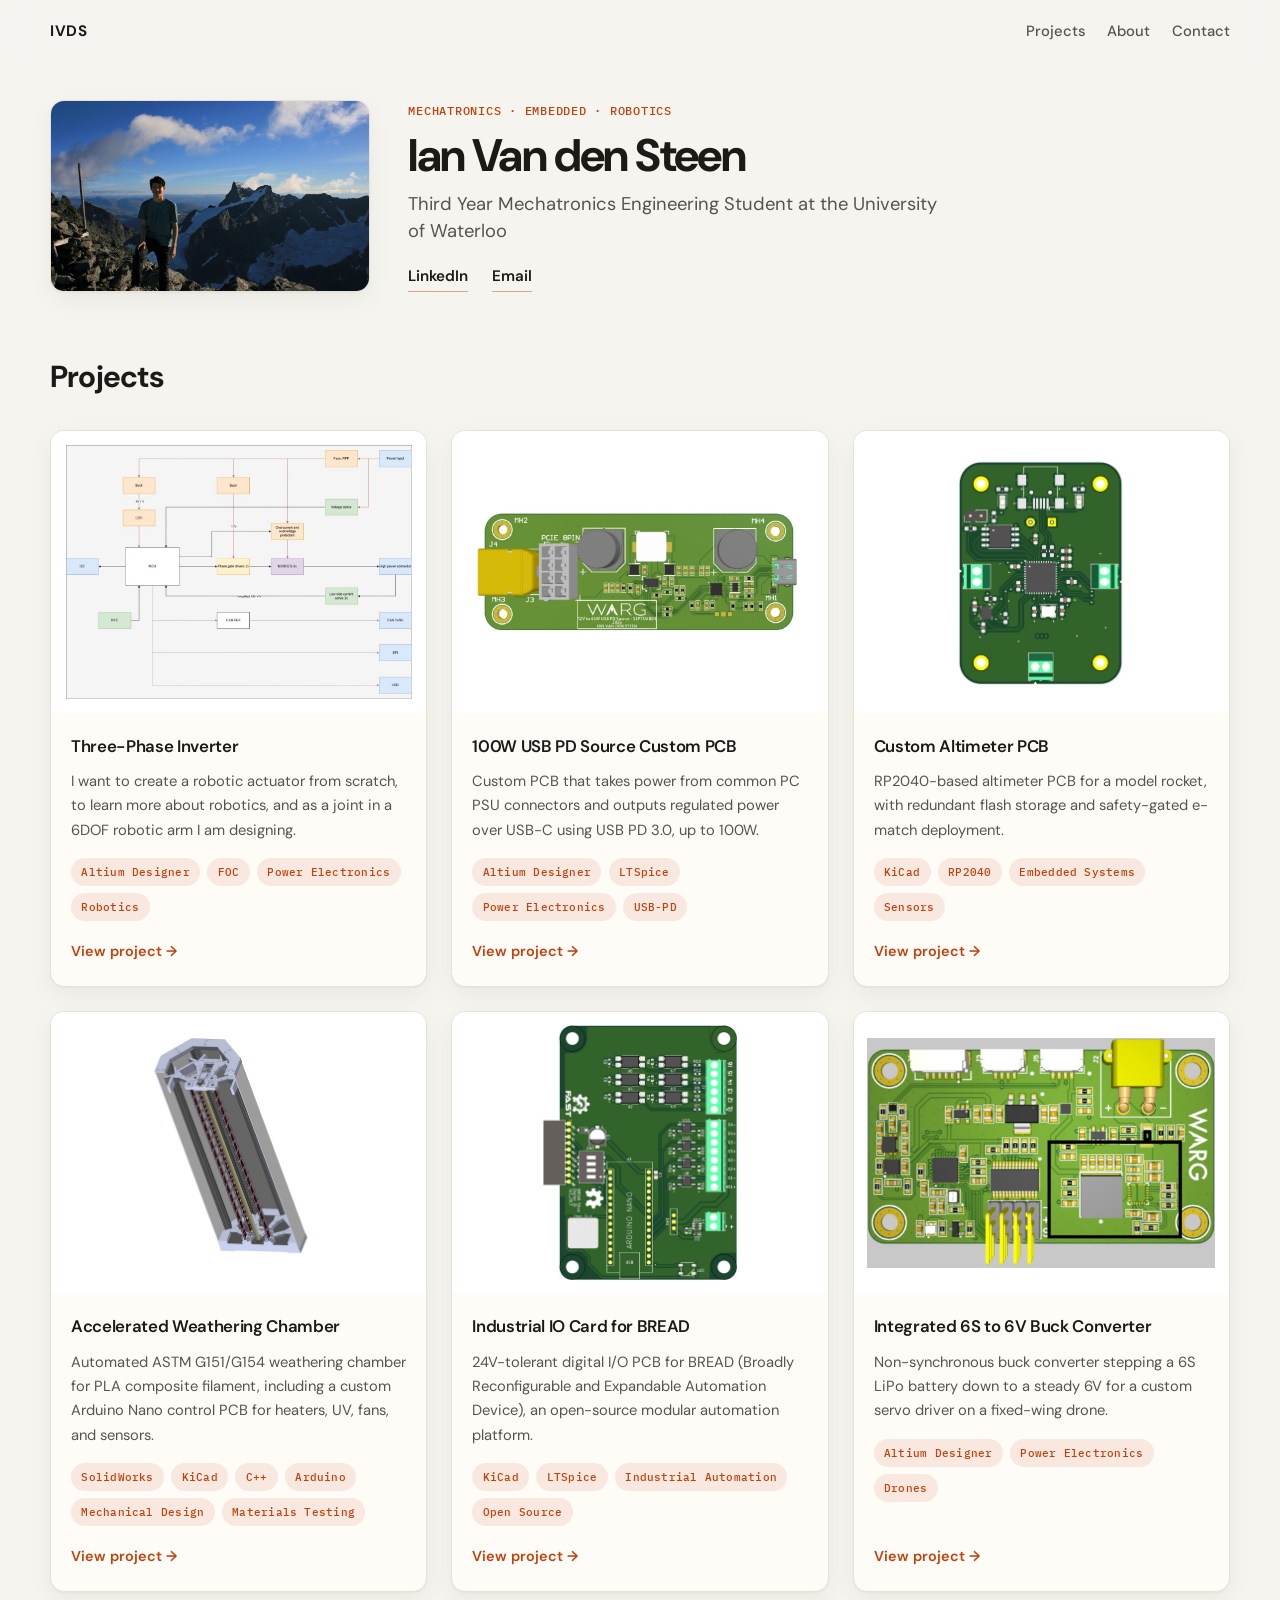
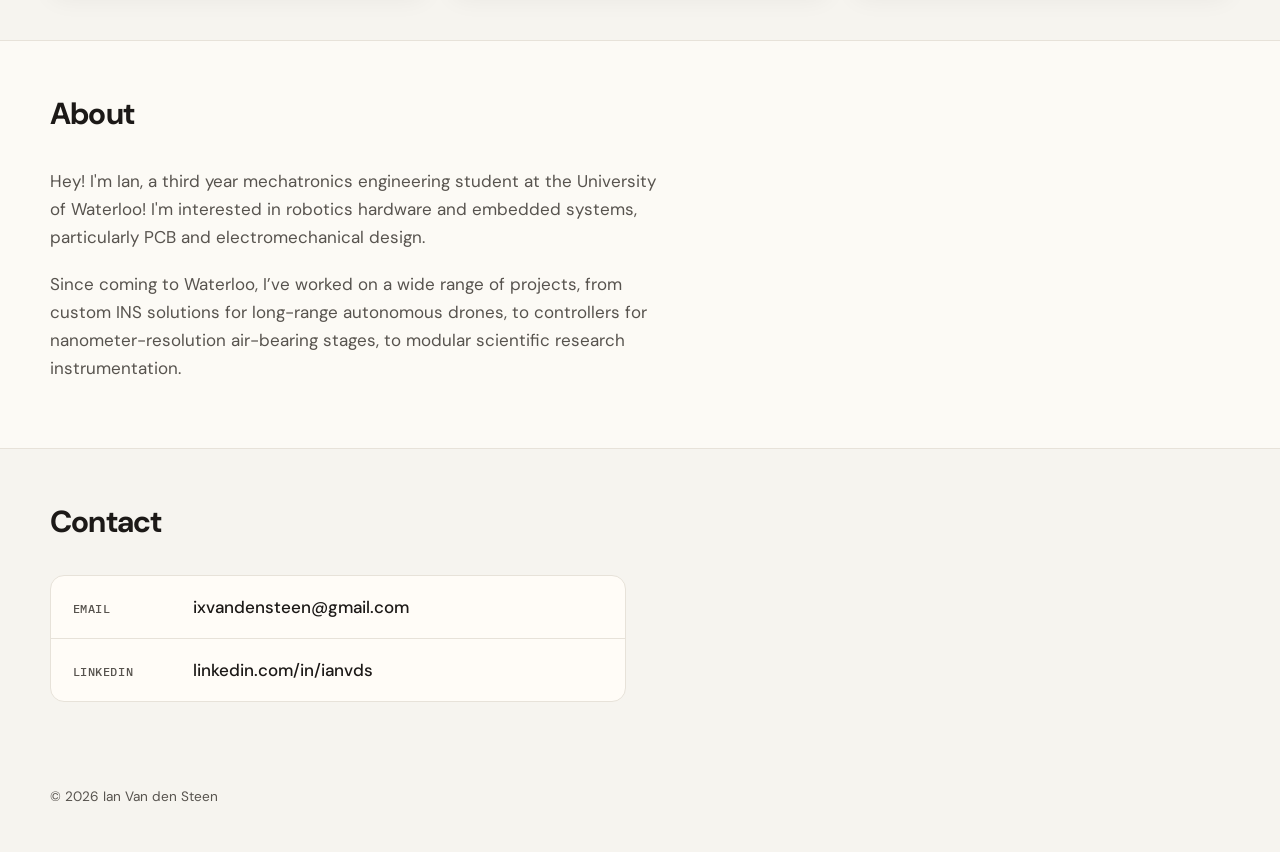
<file: index.html>
<!DOCTYPE html>
<html lang="en">
<head>
  <meta charset="UTF-8" />
  <meta name="viewport" content="width=device-width, initial-scale=1.0" />
  <meta name="description" content="Ian Van den Steen — Third Year Mechatronics Engineering Student at the University of Waterloo" />
  <title>Ian Van den Steen</title>
  <link rel="preconnect" href="https://fonts.googleapis.com" />
  <link rel="preconnect" href="https://fonts.gstatic.com" crossorigin />
  <link href="https://fonts.googleapis.com/css2?family=DM+Sans:ital,opsz,wght@0,9..40,400;0,9..40,500;0,9..40,600;0,9..40,700;1,9..40,400&family=IBM+Plex+Mono:wght@400;500&display=swap" rel="stylesheet" />
  <link rel="stylesheet" href="style.css" />
</head>
<body>
  <a class="skip-link" href="#main">Skip to content</a>

  <header class="site-header">
    <div class="container header-inner">
      <a class="logo" href="#top" aria-label="Home">IVDS</a>
      <nav class="nav" aria-label="Primary">
        <a href="#projects">Projects</a>
        <a href="#about">About</a>
        <a href="#contact">Contact</a>
      </nav>
    </div>
  </header>

  <main id="main">
    <section id="top" class="hero">
      <div class="container hero-inner">
        <div class="hero-photo">
          <img src="assets/profile.jpg" alt="Ian Van den Steen on a mountain summit" />
        </div>
        <div class="hero-copy">
          <p class="eyebrow">Mechatronics · Embedded · Robotics</p>
          <h1>Ian Van den Steen</h1>
          <p class="pitch">
            Third Year Mechatronics Engineering Student at the University of Waterloo
          </p>
          <div class="hero-links">
            <a href="https://www.linkedin.com/in/ianvds/" target="_blank" rel="noopener noreferrer">LinkedIn</a>
            <a href="mailto:ixvandensteen@gmail.com">Email</a>
          </div>
        </div>
      </div>
    </section>

    <section id="projects" class="section projects">
      <div class="container">
        <div class="section-header">
          <h2>Projects</h2>
        </div>

        <div class="project-grid">
          <a class="project-card" href="projects/three-phase-inverter.html">
            <div class="project-media project-media--render">
              <img src="assets/projects/three-phase-inverter-block.png" alt="Three-phase inverter system block diagram" />
            </div>
            <div class="project-body">
              <h3>Three-Phase Inverter</h3>
              <p>
                I want to create a robotic actuator from scratch, to learn more about
                robotics, and as a joint in a 6DOF robotic arm I am designing.
              </p>
              <ul class="tags">
                <li>Altium Designer</li>
                <li>FOC</li>
                <li>Power Electronics</li>
                <li>Robotics</li>
              </ul>
              <span class="project-link">View project →</span>
            </div>
          </a>

          <a class="project-card" href="projects/usb-pd-source.html">
            <div class="project-media project-media--render">
              <img src="assets/projects/usb-pd-source-3d.png" alt="3D render of the 100W USB PD source PCB" />
            </div>
            <div class="project-body">
              <h3>100W USB PD Source Custom PCB</h3>
              <p>
                Custom PCB that takes power from common PC PSU connectors and
                outputs regulated power over USB-C using USB PD 3.0, up to 100W.
              </p>
              <ul class="tags">
                <li>Altium Designer</li>
                <li>LTSpice</li>
                <li>Power Electronics</li>
                <li>USB-PD</li>
              </ul>
              <span class="project-link">View project →</span>
            </div>
          </a>

          <a class="project-card" href="projects/altimeter.html">
            <div class="project-media project-media--render">
              <img src="assets/projects/altimeter-3d.png" alt="3D render of the custom altimeter PCB" />
            </div>
            <div class="project-body">
              <h3>Custom Altimeter PCB</h3>
              <p>
                RP2040-based altimeter PCB for a model rocket, with redundant flash
                storage and safety-gated e-match deployment.
              </p>
              <ul class="tags">
                <li>KiCad</li>
                <li>RP2040</li>
                <li>Embedded Systems</li>
                <li>Sensors</li>
              </ul>
              <span class="project-link">View project →</span>
            </div>
          </a>

          <a class="project-card" href="projects/weathering-chamber.html">
            <div class="project-media project-media--render">
              <img src="assets/projects/weathering-chamber-section.png" alt="Section view of the accelerated weathering chamber" />
            </div>
            <div class="project-body">
              <h3>Accelerated Weathering Chamber</h3>
              <p>
                Automated ASTM G151/G154 weathering chamber for PLA composite filament,
                including a custom Arduino Nano control PCB for heaters, UV, fans, and sensors.
              </p>
              <ul class="tags">
                <li>SolidWorks</li>
                <li>KiCad</li>
                <li>C++</li>
                <li>Arduino</li>
                <li>Mechanical Design</li>
                <li>Materials Testing</li>
              </ul>
              <span class="project-link">View project →</span>
            </div>
          </a>

          <a class="project-card" href="projects/bread-io.html">
            <div class="project-media project-media--render">
              <img src="assets/projects/bread-io-3d.png" alt="3D render of the BREAD Industrial IO PCB" />
            </div>
            <div class="project-body">
              <h3>Industrial IO Card for BREAD</h3>
              <p>
                24V-tolerant digital I/O PCB for BREAD (Broadly Reconfigurable and
                Expandable Automation Device), an open-source modular automation platform.
              </p>
              <ul class="tags">
                <li>KiCad</li>
                <li>LTSpice</li>
                <li>Industrial Automation</li>
                <li>Open Source</li>
              </ul>
              <span class="project-link">View project →</span>
            </div>
          </a>

          <a class="project-card" href="projects/buck-converter.html">
            <div class="project-media project-media--render">
              <img src="assets/projects/buck-converter-3d.png" alt="3D render of the 6S servo buck converter PCB" />
            </div>
            <div class="project-body">
              <h3>Integrated 6S to 6V Buck Converter</h3>
              <p>
                Non-synchronous buck converter stepping a 6S LiPo battery down to a
                steady 6V for a custom servo driver on a fixed-wing drone.
              </p>
              <ul class="tags">
                <li>Altium Designer</li>
                <li>Power Electronics</li>
                <li>Drones</li>
              </ul>
              <span class="project-link">View project →</span>
            </div>
          </a>
        </div>
      </div>
    </section>

    <section id="about" class="section about">
      <div class="container about-inner">
        <div class="section-header">
          <h2>About</h2>
        </div>
        <div class="about-content">
          <p>
            Hey! I'm Ian, a third year mechatronics engineering student at the
            University of Waterloo! I'm interested in robotics hardware and
            embedded systems, particularly PCB and electromechanical design.
          </p>
          <p>
            Since coming to Waterloo, I’ve worked on a wide range of projects, from
            custom INS solutions for long-range autonomous drones, to controllers
            for nanometer-resolution air-bearing stages, to modular scientific
            research instrumentation.
          </p>
        </div>
      </div>
    </section>

    <section id="contact" class="section contact">
      <div class="container">
        <div class="section-header">
          <h2>Contact</h2>
        </div>
        <ul class="contact-list">
          <li>
            <span class="contact-label">Email</span>
            <a href="mailto:ixvandensteen@gmail.com">ixvandensteen@gmail.com</a>
          </li>
          <li>
            <span class="contact-label">LinkedIn</span>
            <a href="https://www.linkedin.com/in/ianvds/" target="_blank" rel="noopener noreferrer">linkedin.com/in/ianvds</a>
          </li>
        </ul>
      </div>
    </section>
  </main>

  <footer class="site-footer">
    <div class="container footer-inner">
      <p>© <span id="year"></span> Ian Van den Steen</p>
    </div>
  </footer>

  <script src="script.js"></script>
</body>
</html>
</file>
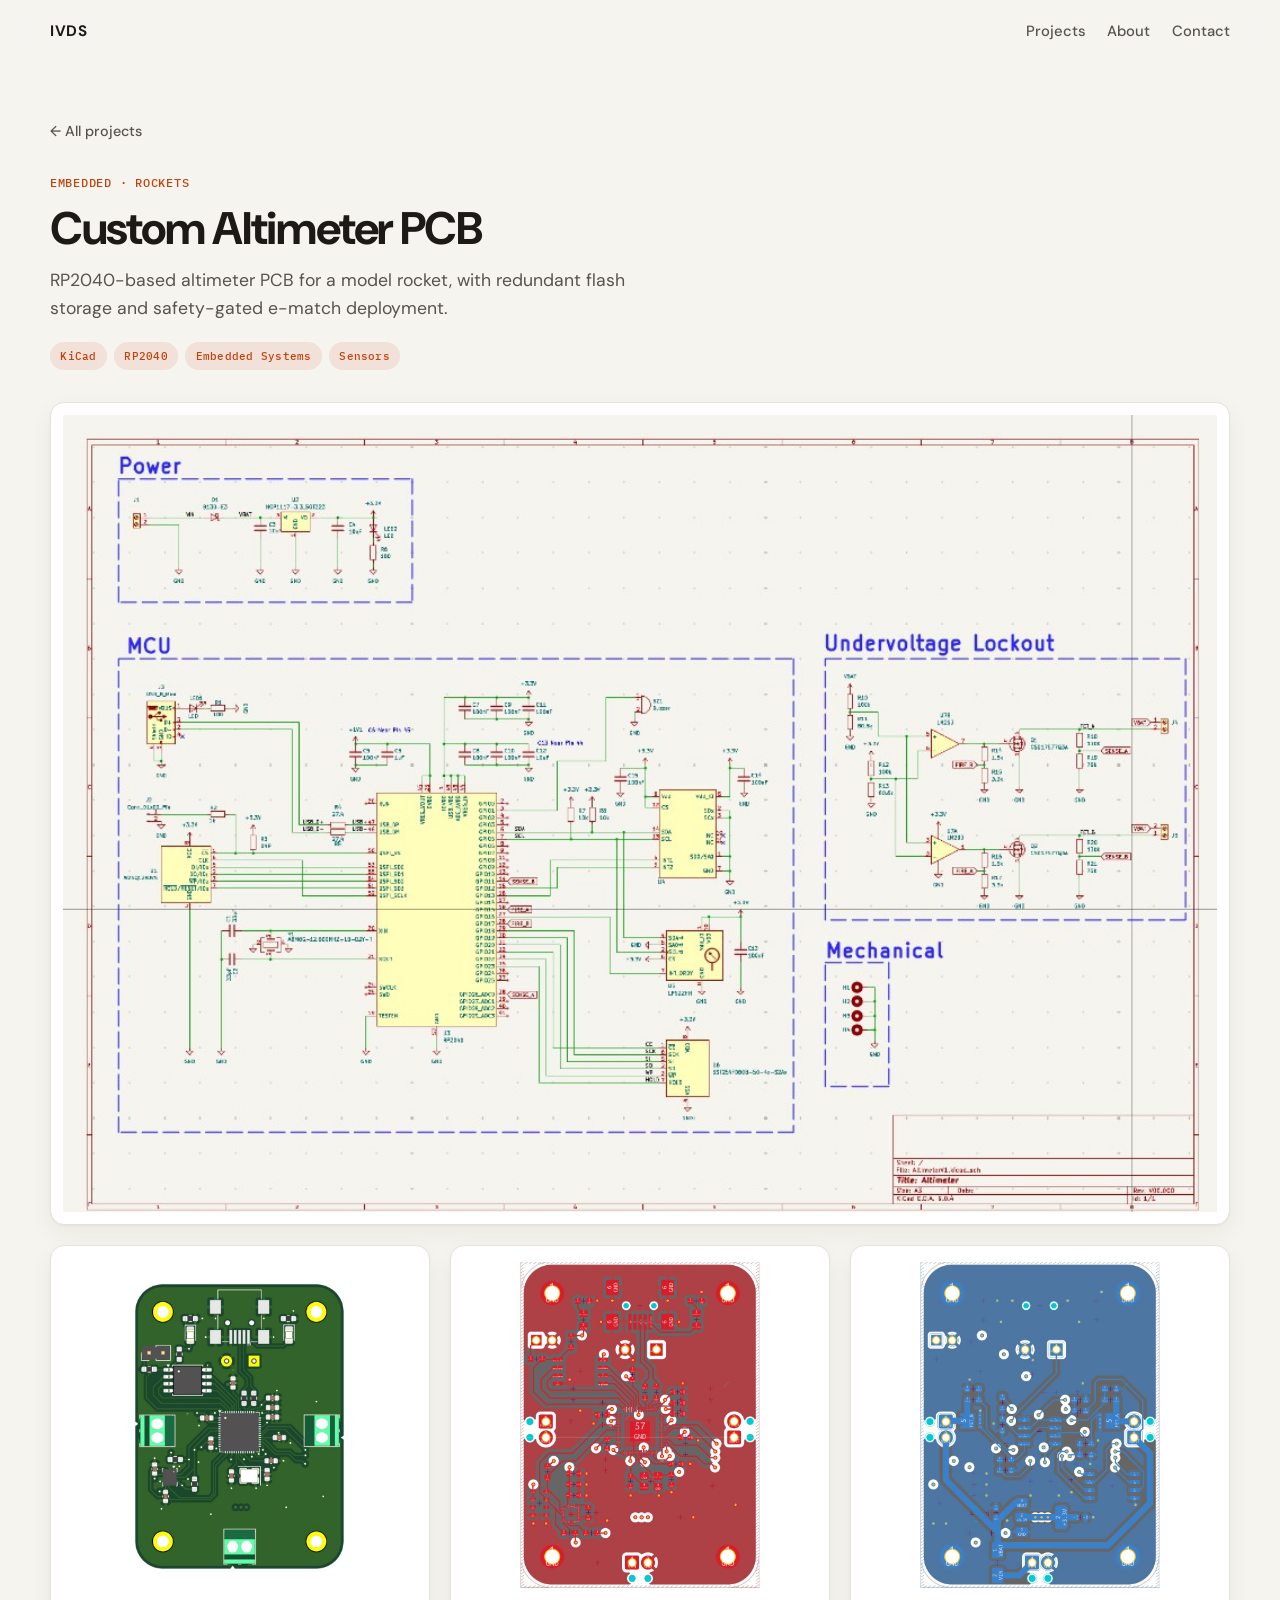
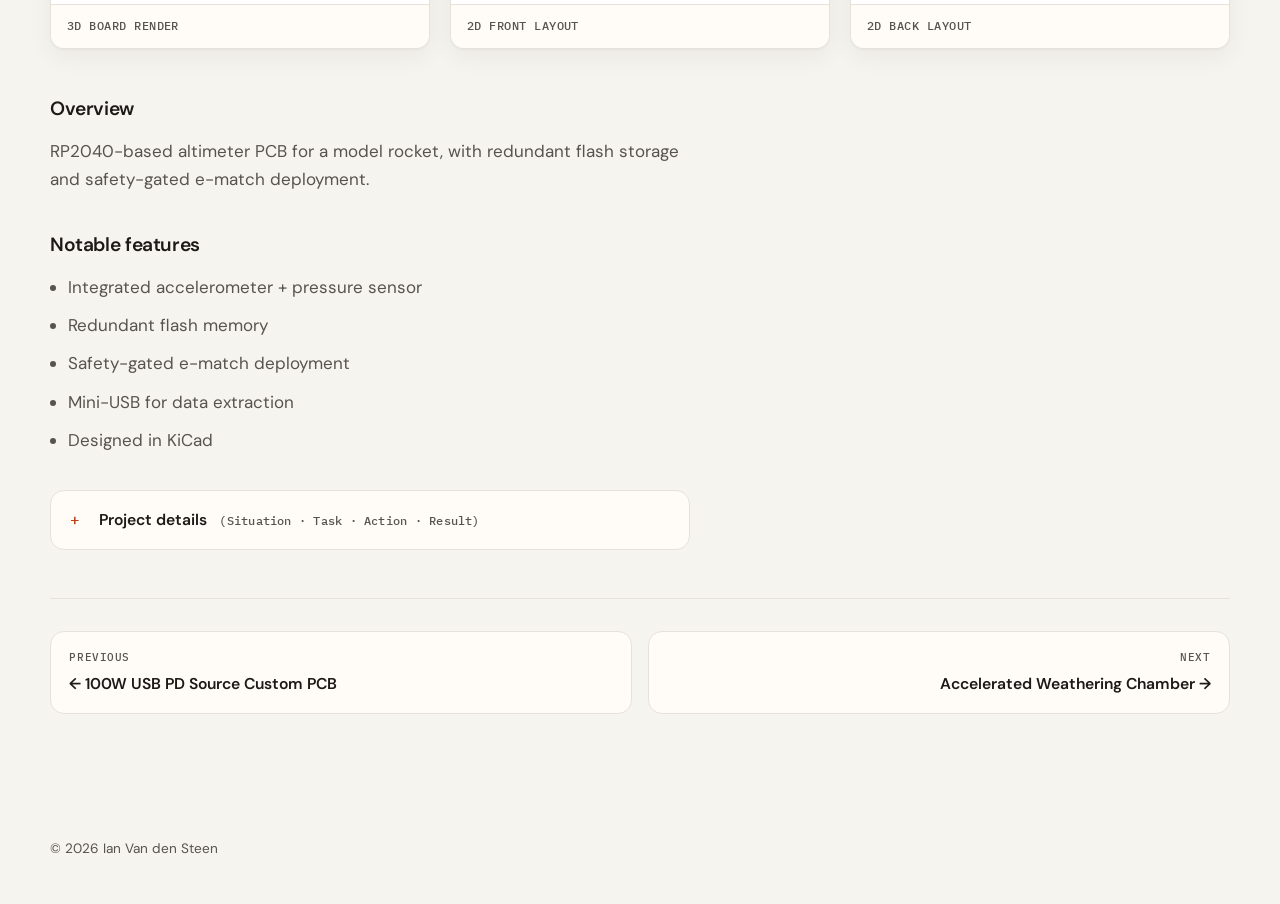
<file: projects/altimeter.html>
<!DOCTYPE html>
<html lang="en">
<head>
  <meta charset="UTF-8" />
  <meta name="viewport" content="width=device-width, initial-scale=1.0" />
  <meta name="description" content="RP2040-based model rocket altimeter PCB with redundant flash and safety-gated e-match deployment. Ian Van den Steen." />
  <title>Custom Altimeter PCB — Ian Van den Steen</title>
  <link rel="preconnect" href="https://fonts.googleapis.com" />
  <link rel="preconnect" href="https://fonts.gstatic.com" crossorigin />
  <link href="https://fonts.googleapis.com/css2?family=DM+Sans:ital,opsz,wght@0,9..40,400;0,9..40,500;0,9..40,600;0,9..40,700;1,9..40,400&family=IBM+Plex+Mono:wght@400;500&display=swap" rel="stylesheet" />
  <link rel="stylesheet" href="../style.css" />
</head>
<body>
  <a class="skip-link" href="#main">Skip to content</a>

  <header class="site-header">
    <div class="container header-inner">
      <a class="logo" href="../index.html" aria-label="Home">IVDS</a>
      <nav class="nav" aria-label="Primary">
        <a href="../index.html#projects">Projects</a>
        <a href="../index.html#about">About</a>
        <a href="../index.html#contact">Contact</a>
      </nav>
    </div>
  </header>

  <main id="main">
    <article class="project-page">
      <div class="container">
        <a class="back-link" href="../index.html#projects">← All projects</a>

        <header class="project-page-header">
          <p class="eyebrow">Embedded · Rockets</p>
          <h1>Custom Altimeter PCB</h1>
          <p class="project-page-lede">RP2040-based altimeter PCB for a model rocket, with redundant flash storage and safety-gated e-match deployment.</p>
          <ul class="tags">
            <li>KiCad</li>
            <li>RP2040</li>
            <li>Embedded Systems</li>
            <li>Sensors</li>
          </ul>
        </header>

        <div class="project-hero-media project-hero-media--schematic">
          <img src="../assets/projects/altimeter.png" alt="KiCad schematic of the custom RP2040 altimeter — power, MCU, sensors, and e-match undervoltage lockout sections" />
        </div>

        <div class="project-media-stack project-media-stack--row-3">
          <figure class="project-hero-media project-hero-media--board">
            <img src="../assets/projects/altimeter-3d.png" alt="3D render of the custom altimeter PCB" />
            <figcaption>3D board render</figcaption>
          </figure>
          <figure class="project-hero-media project-hero-media--board">
            <img src="../assets/projects/altimeter-2d-front.png" alt="2D front PCB layout of the custom altimeter" />
            <figcaption>2D front layout</figcaption>
          </figure>
          <figure class="project-hero-media project-hero-media--board">
            <img src="../assets/projects/altimeter-2d-back.png" alt="2D back PCB layout of the custom altimeter" />
            <figcaption>2D back layout</figcaption>
          </figure>
        </div>

        <div class="project-page-body">
          <section>
            <h2>Overview</h2>
            <p>RP2040-based altimeter PCB for a model rocket, with redundant flash storage and safety-gated e-match deployment.</p>
          </section>

          <section>
            <h2>Notable features</h2>
            <ul>
              <li>Integrated accelerometer + pressure sensor</li>
              <li>Redundant flash memory</li>
              <li>Safety-gated e-match deployment</li>
              <li>Mini-USB for data extraction</li>
              <li>Designed in KiCad</li>
            </ul>
          </section>


          <details class="star-details">
            <summary>Project details <span class="star-hint">(Situation · Task · Action · Result)</span></summary>
            <div class="star-grid">
              <div class="star-item">
                <h3>Situation</h3>
                <p>Off-the-shelf altimeters lacked flexibility, data access, and configurable firmware for a custom model rocket.</p>
              </div>
              <div class="star-item">
                <h3>Task</h3>
                <p>Design and validate a compact PCB altimeter for altitude/acceleration measurement, datalogging, and event timing, with redundant flash memory in case primary flash is damaged.</p>
              </div>
              <div class="star-item">
                <h3>Action</h3>
                <p>Designed schematic and 4-layer layout for an RP2040-based altimeter with USB communication, dual SPI flash memory, I2C accelerometer and barometric pressure sensor, and two e-matches driven by low-side N-channel MOSFETs gated by a battery voltage comparator.</p>
              </div>
              <div class="star-item">
                <h3>Result</h3>
                <p>Fabrication-ready 4-layer altimeter PCB with defined power domains, clean schematics/layout rules, and safety-gated e-match deployment.</p>
              </div>
            </div>
          </details>
        </div>

        <nav class="project-pager" aria-label="Other projects">
          <a href="usb-pd-source.html">
            <span class="pager-label">Previous</span>
            <span class="pager-title">← 100W USB PD Source Custom PCB</span>
          </a>
          <a href="weathering-chamber.html">
            <span class="pager-label">Next</span>
            <span class="pager-title">Accelerated Weathering Chamber →</span>
          </a>
        </nav>
      </div>
    </article>
  </main>

  <footer class="site-footer">
    <div class="container footer-inner">
      <p>© <span id="year"></span> Ian Van den Steen</p>
    </div>
  </footer>

  <script src="../script.js"></script>
</body>
</html>
</file>
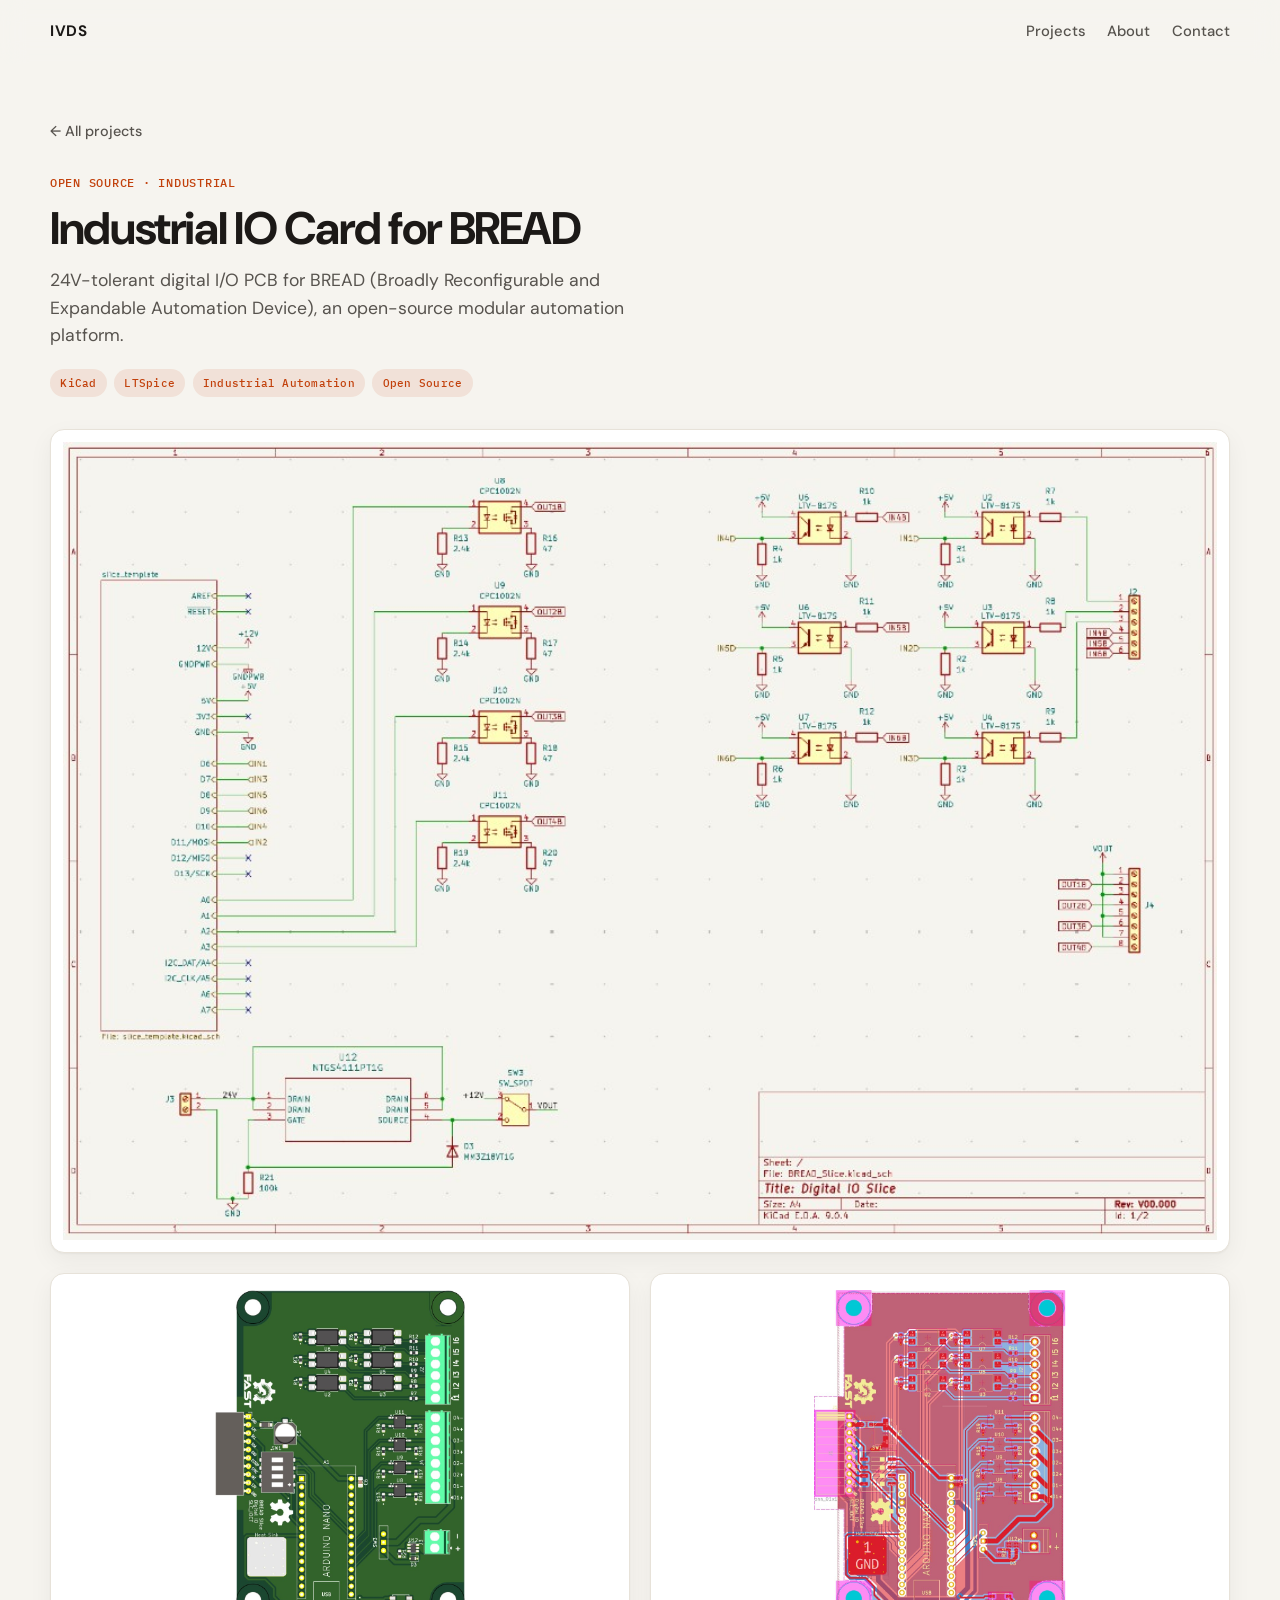
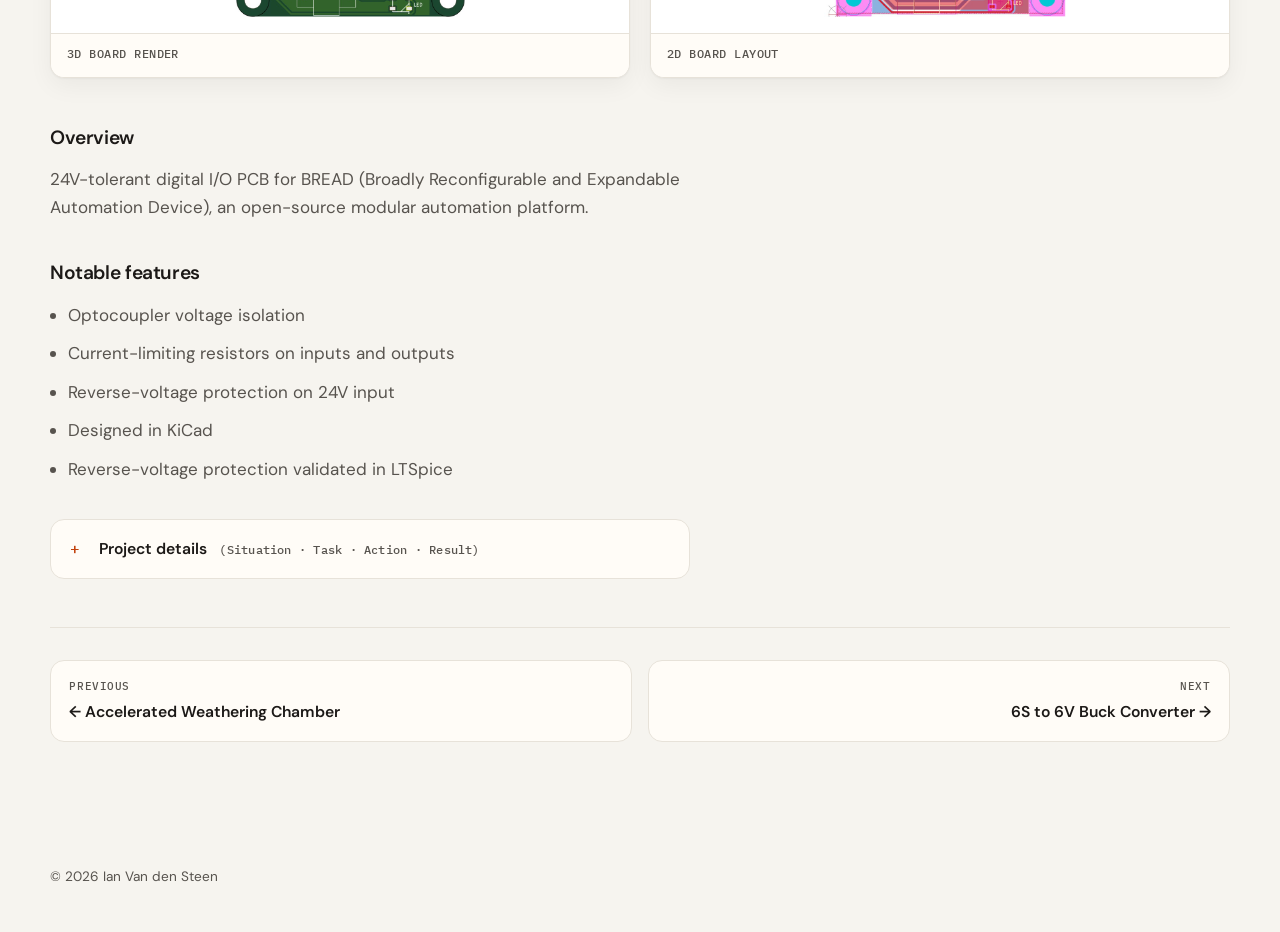
<file: projects/bread-io.html>
<!DOCTYPE html>
<html lang="en">
<head>
  <meta charset="UTF-8" />
  <meta name="viewport" content="width=device-width, initial-scale=1.0" />
  <meta name="description" content="24V-tolerant digital I/O PCB for BREAD, an open-source modular automation platform. Ian Van den Steen." />
  <title>Industrial IO Card for BREAD — Ian Van den Steen</title>
  <link rel="preconnect" href="https://fonts.googleapis.com" />
  <link rel="preconnect" href="https://fonts.gstatic.com" crossorigin />
  <link href="https://fonts.googleapis.com/css2?family=DM+Sans:ital,opsz,wght@0,9..40,400;0,9..40,500;0,9..40,600;0,9..40,700;1,9..40,400&family=IBM+Plex+Mono:wght@400;500&display=swap" rel="stylesheet" />
  <link rel="stylesheet" href="../style.css" />
</head>
<body>
  <a class="skip-link" href="#main">Skip to content</a>

  <header class="site-header">
    <div class="container header-inner">
      <a class="logo" href="../index.html" aria-label="Home">IVDS</a>
      <nav class="nav" aria-label="Primary">
        <a href="../index.html#projects">Projects</a>
        <a href="../index.html#about">About</a>
        <a href="../index.html#contact">Contact</a>
      </nav>
    </div>
  </header>

  <main id="main">
    <article class="project-page">
      <div class="container">
        <a class="back-link" href="../index.html#projects">← All projects</a>

        <header class="project-page-header">
          <p class="eyebrow">Open source · Industrial</p>
          <h1>Industrial IO Card for BREAD</h1>
          <p class="project-page-lede">24V-tolerant digital I/O PCB for BREAD (Broadly Reconfigurable and Expandable Automation Device), an open-source modular automation platform.</p>
          <ul class="tags">
            <li>KiCad</li>
            <li>LTSpice</li>
            <li>Industrial Automation</li>
            <li>Open Source</li>
          </ul>
        </header>

        <div class="project-hero-media project-hero-media--schematic">
          <img src="../assets/projects/bread-io.png" alt="KiCad schematic of the BREAD Digital IO Slice — optocoupler inputs, SSR outputs, and 24V power switching" />
        </div>

        <div class="project-media-stack project-media-stack--row-2">
          <figure class="project-hero-media project-hero-media--board">
            <img src="../assets/projects/bread-io-3d.png" alt="3D render of the BREAD Slice Digital IO PCB with Arduino Nano footprint" />
            <figcaption>3D board render</figcaption>
          </figure>
          <figure class="project-hero-media project-hero-media--board">
            <img src="../assets/projects/bread-io-2d.png" alt="2D PCB layout of the BREAD Slice Digital IO board" />
            <figcaption>2D board layout</figcaption>
          </figure>
        </div>

        <div class="project-page-body">
          <section>
            <h2>Overview</h2>
            <p>24V-tolerant digital I/O PCB for BREAD (Broadly Reconfigurable and Expandable Automation Device), an open-source modular automation platform.</p>
          </section>

          <section>
            <h2>Notable features</h2>
            <ul>
              <li>Optocoupler voltage isolation</li>
              <li>Current-limiting resistors on inputs and outputs</li>
              <li>Reverse-voltage protection on 24V input</li>
              <li>Designed in KiCad</li>
              <li>Reverse-voltage protection validated in LTSpice</li>
            </ul>
          </section>


          <details class="star-details">
            <summary>Project details <span class="star-hint">(Situation · Task · Action · Result)</span></summary>
            <div class="star-grid">
              <div class="star-item">
                <h3>Situation</h3>
                <p>Goal was an open-source, modular, scalable automation solution for robotics, industrial control, and scientific experimentation (BREAD).</p>
              </div>
              <div class="star-item">
                <h3>Task</h3>
                <p>Design a digital I/O PCB interfacing directly with 24V industrial sensors/actuators, PLC-style.</p>
              </div>
              <div class="star-item">
                <h3>Action</h3>
                <p>Designed schematic/layout for six 24V-tolerant inputs and four 24V outputs; optocoupler isolation on inputs; DC-DC solid state relay driving outputs at 24V; current-limiting resistors on inputs/outputs; reverse-voltage protection on 24V input.</p>
              </div>
              <div class="star-item">
                <h3>Result</h3>
                <p>Added a key data acquisition capability to BREAD, prioritizing input protection, reliable switching, and compatibility with field devices.</p>
              </div>
            </div>
          </details>
        </div>

        <nav class="project-pager" aria-label="Other projects">
          <a href="weathering-chamber.html">
            <span class="pager-label">Previous</span>
            <span class="pager-title">← Accelerated Weathering Chamber</span>
          </a>
          <a href="buck-converter.html">
            <span class="pager-label">Next</span>
            <span class="pager-title">6S to 6V Buck Converter →</span>
          </a>
        </nav>
      </div>
    </article>
  </main>

  <footer class="site-footer">
    <div class="container footer-inner">
      <p>© <span id="year"></span> Ian Van den Steen</p>
    </div>
  </footer>

  <script src="../script.js"></script>
</body>
</html>
</file>
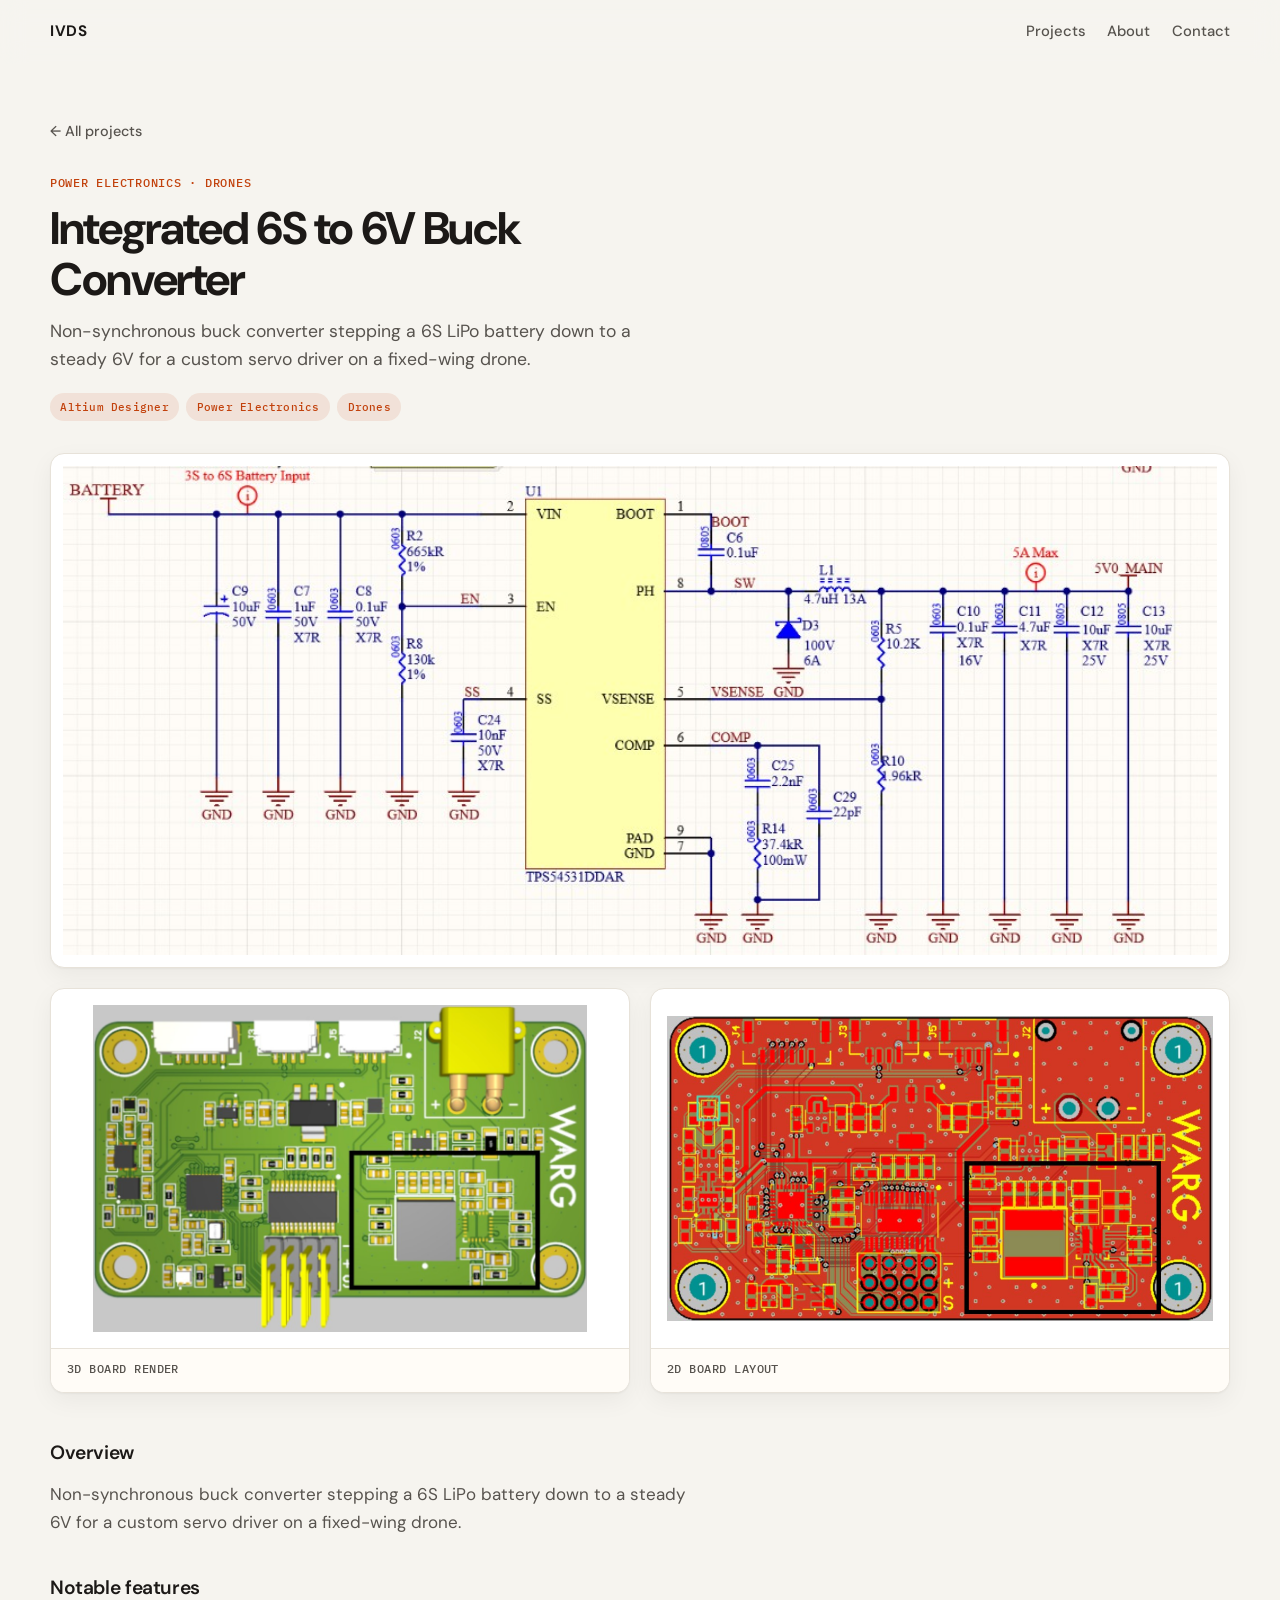
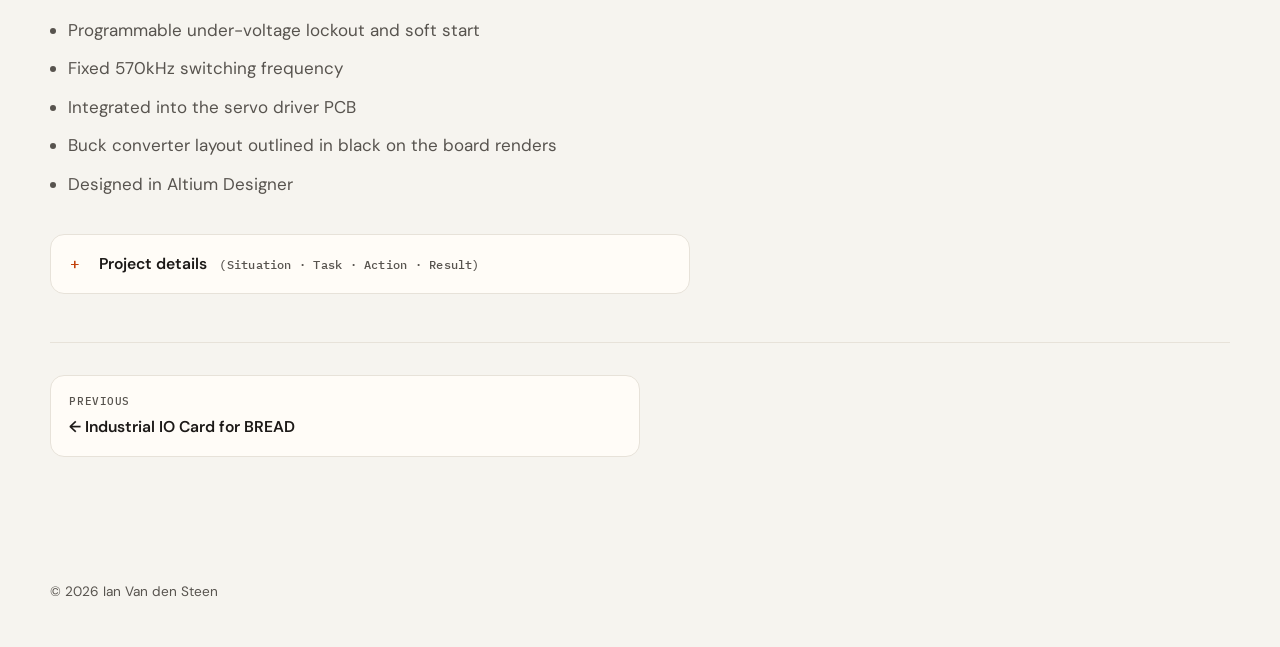
<file: projects/buck-converter.html>
<!DOCTYPE html>
<html lang="en">
<head>
  <meta charset="UTF-8" />
  <meta name="viewport" content="width=device-width, initial-scale=1.0" />
  <meta name="description" content="Non-synchronous buck converter stepping 6S LiPo down to 6V for a custom drone servo driver. Ian Van den Steen." />
  <title>Integrated 6S to 6V Buck Converter — Ian Van den Steen</title>
  <link rel="preconnect" href="https://fonts.googleapis.com" />
  <link rel="preconnect" href="https://fonts.gstatic.com" crossorigin />
  <link href="https://fonts.googleapis.com/css2?family=DM+Sans:ital,opsz,wght@0,9..40,400;0,9..40,500;0,9..40,600;0,9..40,700;1,9..40,400&family=IBM+Plex+Mono:wght@400;500&display=swap" rel="stylesheet" />
  <link rel="stylesheet" href="../style.css" />
</head>
<body>
  <a class="skip-link" href="#main">Skip to content</a>

  <header class="site-header">
    <div class="container header-inner">
      <a class="logo" href="../index.html" aria-label="Home">IVDS</a>
      <nav class="nav" aria-label="Primary">
        <a href="../index.html#projects">Projects</a>
        <a href="../index.html#about">About</a>
        <a href="../index.html#contact">Contact</a>
      </nav>
    </div>
  </header>

  <main id="main">
    <article class="project-page">
      <div class="container">
        <a class="back-link" href="../index.html#projects">← All projects</a>

        <header class="project-page-header">
          <p class="eyebrow">Power electronics · Drones</p>
          <h1>Integrated 6S to 6V Buck Converter</h1>
          <p class="project-page-lede">Non-synchronous buck converter stepping a 6S LiPo battery down to a steady 6V for a custom servo driver on a fixed-wing drone.</p>
          <ul class="tags">
            <li>Altium Designer</li>
            <li>Power Electronics</li>
            <li>Drones</li>
          </ul>
        </header>

        <div class="project-hero-media project-hero-media--schematic">
          <img src="../assets/projects/buck-converter.png" alt="Schematic of the 6S servo buck converter — TPS54531 step-down stage with input filtering, soft-start, and compensation network" />
        </div>

        <div class="project-media-stack project-media-stack--row-2">
          <figure class="project-hero-media project-hero-media--board">
            <img src="../assets/projects/buck-converter-3d.png" alt="3D render of the 6S servo driver PCB with buck converter section outlined" />
            <figcaption>3D board render</figcaption>
          </figure>
          <figure class="project-hero-media project-hero-media--board">
            <img src="../assets/projects/buck-converter-2d.png" alt="2D PCB layout of the 6S servo driver with buck converter region outlined in black" />
            <figcaption>2D board layout</figcaption>
          </figure>
        </div>

        <div class="project-page-body">
          <section>
            <h2>Overview</h2>
            <p>Non-synchronous buck converter stepping a 6S LiPo battery down to a steady 6V for a custom servo driver on a fixed-wing drone.</p>
          </section>

          <section>
            <h2>Notable features</h2>
            <ul>
              <li>Programmable under-voltage lockout and soft start</li>
              <li>Fixed 570kHz switching frequency</li>
              <li>Integrated into the servo driver PCB</li>
              <li>Buck converter layout outlined in black on the board renders</li>
              <li>Designed in Altium Designer</li>
            </ul>
          </section>


          <details class="star-details">
            <summary>Project details <span class="star-hint">(Situation · Task · Action · Result)</span></summary>
            <div class="star-grid">
              <div class="star-item">
                <h3>Situation</h3>
                <p>Custom fixed-wing drone needed a steady, efficient, high-power way to deliver 6V to a custom servo driver from a 6S LiPo battery.</p>
              </div>
              <div class="star-item">
                <h3>Task</h3>
                <p>Design a buck converter stepping 6S (up to 25.2V) down to 6V.</p>
              </div>
              <div class="star-item">
                <h3>Action</h3>
                <p>Designed a non-synchronous buck converter with fixed 570kHz switching frequency; calculated component values, selected components, designed schematic/layout, and integrated the layout into the servo driver PCB.</p>
              </div>
              <div class="star-item">
                <h3>Result</h3>
                <p>Board worked with minimal ripple/noise; servo driver was successfully used in the fixed-wing drone.</p>
              </div>
            </div>
          </details>
        </div>

        <nav class="project-pager" aria-label="Other projects">
          <a href="bread-io.html">
            <span class="pager-label">Previous</span>
            <span class="pager-title">← Industrial IO Card for BREAD</span>
          </a>
        </nav>
      </div>
    </article>
  </main>

  <footer class="site-footer">
    <div class="container footer-inner">
      <p>© <span id="year"></span> Ian Van den Steen</p>
    </div>
  </footer>

  <script src="../script.js"></script>
</body>
</html>
</file>
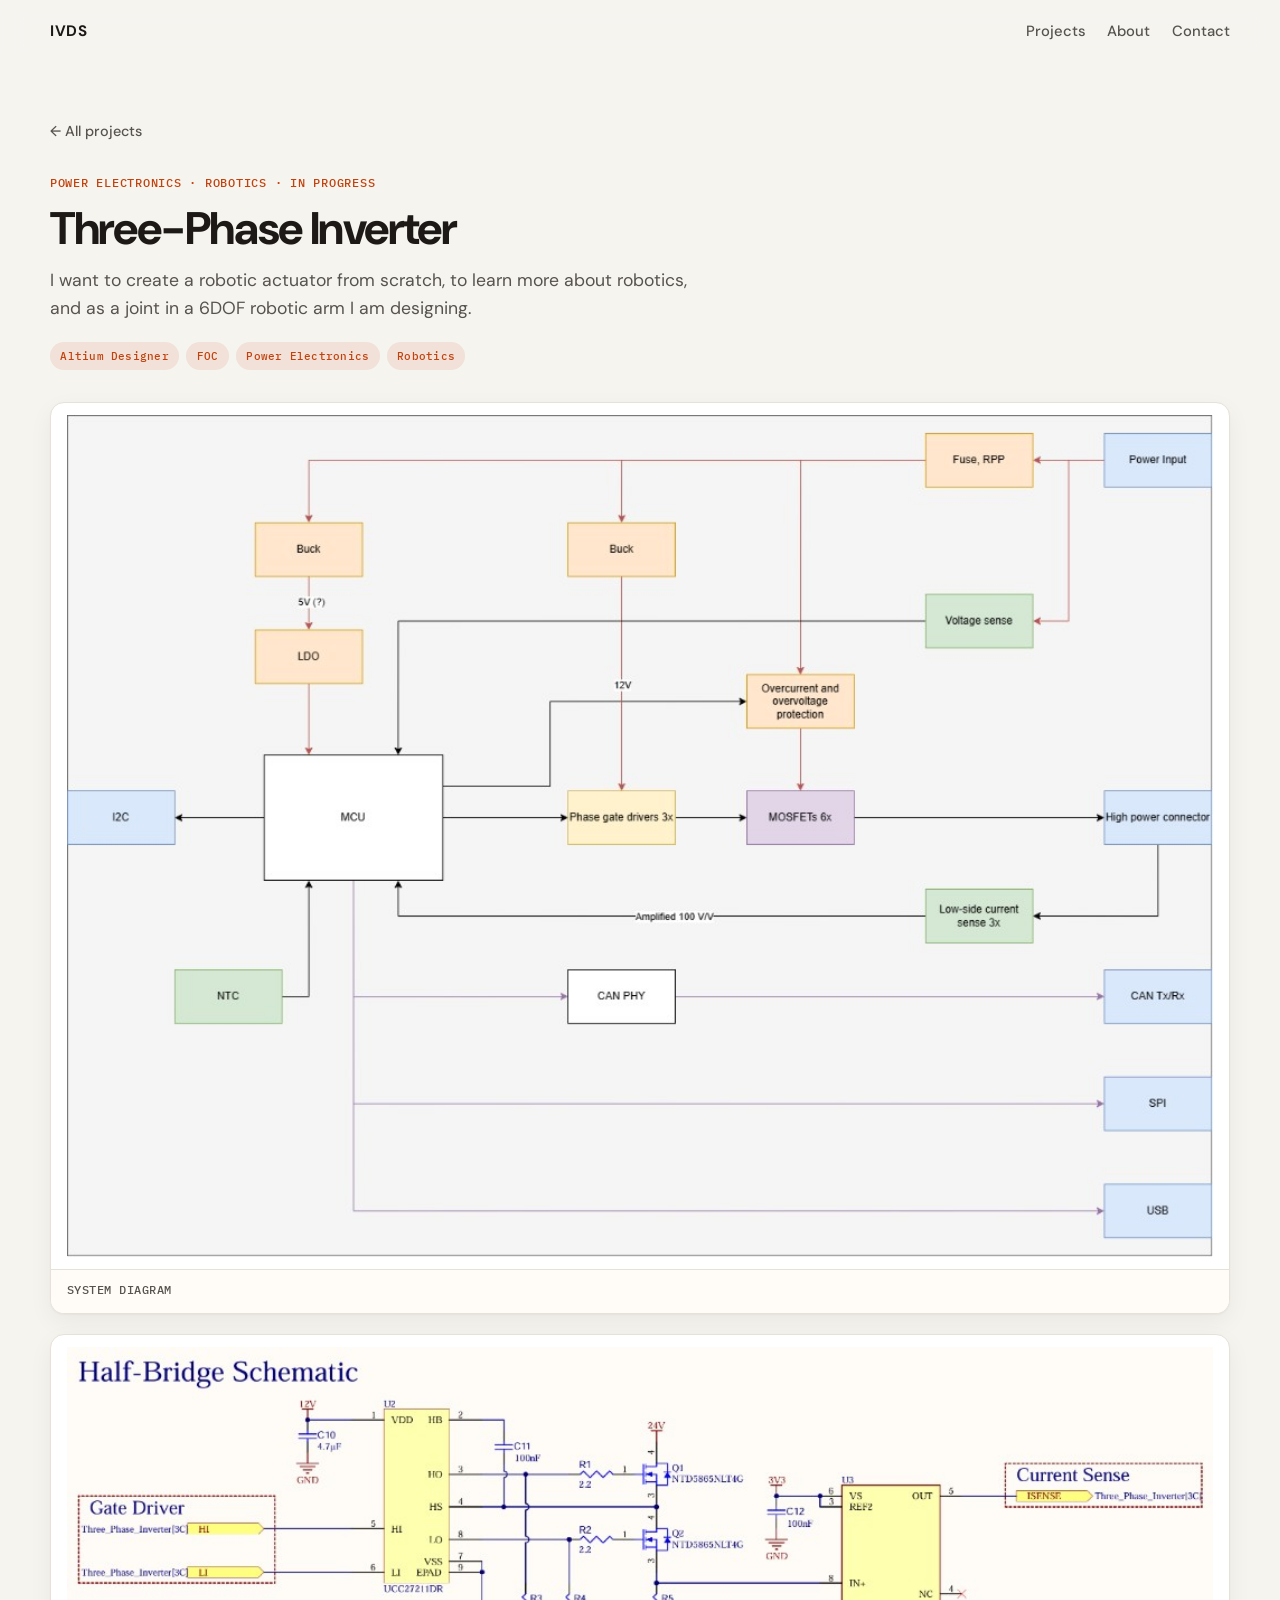
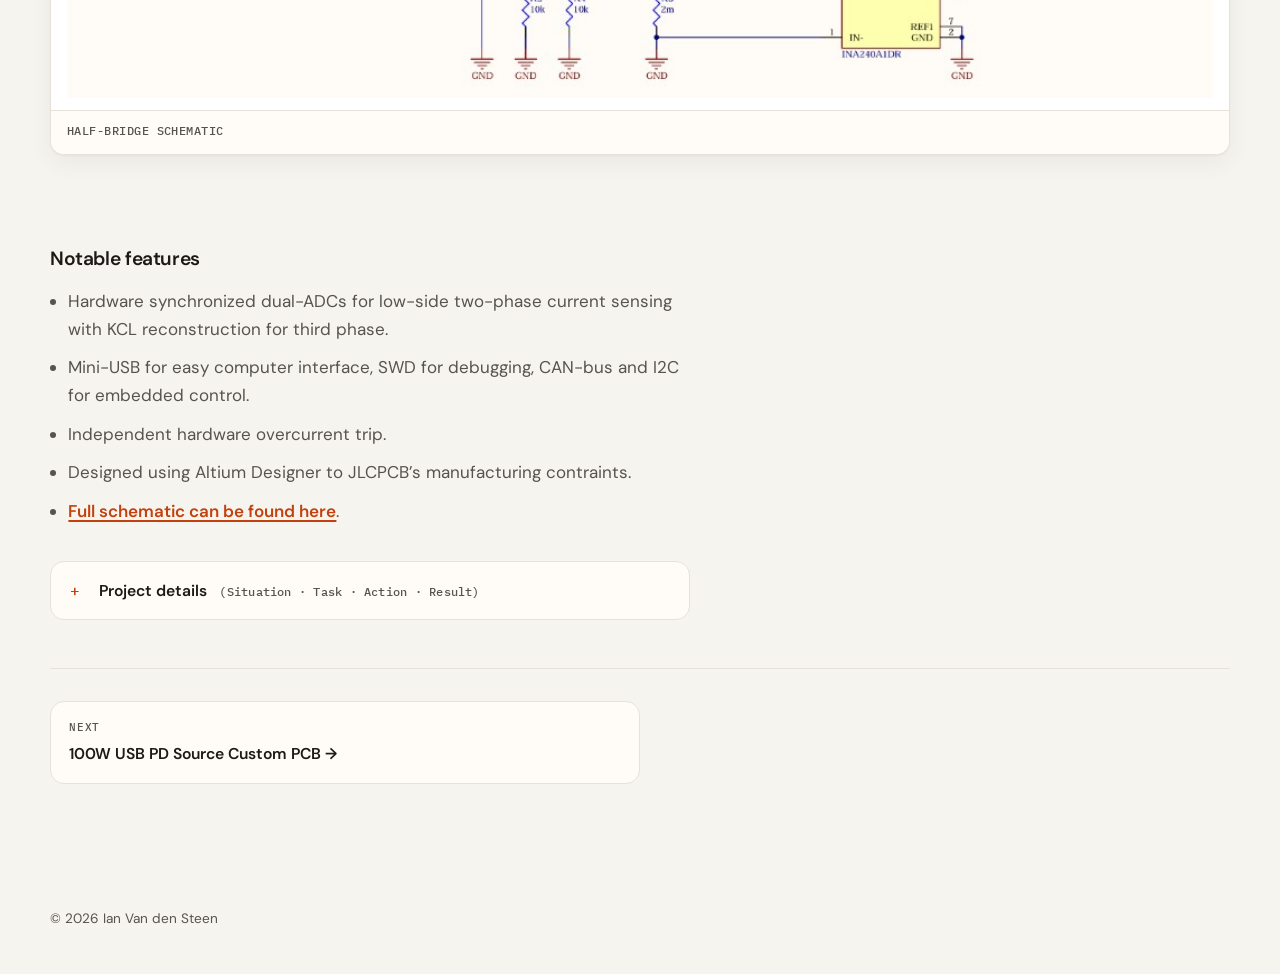
<file: projects/three-phase-inverter.html>
<!DOCTYPE html>
<html lang="en">
<head>
  <meta charset="UTF-8" />
  <meta name="viewport" content="width=device-width, initial-scale=1.0" />
  <meta name="description" content="Three-phase inverter with FOC control for a robotic actuator — dual-ADC current sensing, overcurrent trip, CAN and I2C. Ian Van den Steen." />
  <title>Three-Phase Inverter — Ian Van den Steen</title>
  <link rel="preconnect" href="https://fonts.googleapis.com" />
  <link rel="preconnect" href="https://fonts.gstatic.com" crossorigin />
  <link href="https://fonts.googleapis.com/css2?family=DM+Sans:ital,opsz,wght@0,9..40,400;0,9..40,500;0,9..40,600;0,9..40,700;1,9..40,400&family=IBM+Plex+Mono:wght@400;500&display=swap" rel="stylesheet" />
  <link rel="stylesheet" href="../style.css" />
</head>
<body>
  <a class="skip-link" href="#main">Skip to content</a>

  <header class="site-header">
    <div class="container header-inner">
      <a class="logo" href="../index.html" aria-label="Home">IVDS</a>
      <nav class="nav" aria-label="Primary">
        <a href="../index.html#projects">Projects</a>
        <a href="../index.html#about">About</a>
        <a href="../index.html#contact">Contact</a>
      </nav>
    </div>
  </header>

  <main id="main">
    <article class="project-page">
      <div class="container">
        <a class="back-link" href="../index.html#projects">← All projects</a>

        <header class="project-page-header">
          <p class="eyebrow">Power electronics · Robotics · In progress</p>
          <h1>Three-Phase Inverter</h1>
          <p class="project-page-lede">
            I want to create a robotic actuator from scratch, to learn more about robotics,
            and as a joint in a 6DOF robotic arm I am designing.
          </p>
          <ul class="tags">
            <li>Altium Designer</li>
            <li>FOC</li>
            <li>Power Electronics</li>
            <li>Robotics</li>
          </ul>
        </header>

        <figure class="project-hero-media project-hero-media--schematic project-hero-media--natural">
          <img src="../assets/projects/three-phase-inverter-block.png" alt="System architecture block diagram of the three-phase inverter — MCU, bucks, gate drivers, MOSFETs, and sensing" />
          <figcaption>System Diagram</figcaption>
        </figure>

        <div class="project-media-stack">
          <figure class="project-hero-media project-hero-media--schematic project-hero-media--natural">
            <img src="../assets/projects/three-phase-inverter-half-bridge.png" alt="Half-bridge schematic with UCC27211 gate driver, NTD5865N MOSFETs, and INA240 current sense" />
            <figcaption>Half-bridge schematic</figcaption>
          </figure>
        </div>

        <div class="project-page-body">
          <section>
            <h2>Notable features</h2>
            <ul>
              <li>Hardware synchronized dual-ADCs for low-side two-phase current sensing with KCL reconstruction for third phase.</li>
              <li>Mini-USB for easy computer interface, SWD for debugging, CAN-bus and I2C for embedded control.</li>
              <li>Independent hardware overcurrent trip.</li>
              <li>Designed using Altium Designer to JLCPCB’s manufacturing contraints.</li>
              <li><a class="inline-link" href="https://drive.google.com/drive/folders/1r43rJRjZvw3p6L9JmyzZWggGMAH-BFQc?usp=sharing" target="_blank" rel="noopener noreferrer">Full schematic can be found here</a>.</li>
            </ul>
          </section>

          <details class="star-details">
            <summary>Project details <span class="star-hint">(Situation · Task · Action · Result)</span></summary>
            <div class="star-grid">
              <div class="star-item">
                <h3>Situation</h3>
                <p>
                  I want to create a robotic actuator from scratch, to learn more about
                  robotics, and as a joint in a 6DOF robotic arm I am designing.
                </p>
              </div>
              <div class="star-item">
                <h3>Task</h3>
                <p>
                  I want to design the electronics and FOC control loop before I design the
                  actuator itself, and will likely use an open source actuator like OpenQDD
                  in its place to begin.
                </p>
              </div>
              <div class="star-item">
                <h3>Action</h3>
                <p>
                  I decided on the architecture, went through component selection, and I am
                  now making the schematic. I’m also simulating the system in Python to
                  understand the physics, as well as Clarke and Park transforms, before the
                  board arrives.
                </p>
              </div>
              <div class="star-item">
                <h3>Result</h3>
                <p>To be determined!</p>
              </div>
            </div>
          </details>
        </div>

        <nav class="project-pager" aria-label="Other projects">
          <a href="usb-pd-source.html">
            <span class="pager-label">Next</span>
            <span class="pager-title">100W USB PD Source Custom PCB →</span>
          </a>
        </nav>
      </div>
    </article>
  </main>

  <footer class="site-footer">
    <div class="container footer-inner">
      <p>© <span id="year"></span> Ian Van den Steen</p>
    </div>
  </footer>

  <script src="../script.js"></script>
</body>
</html>
</file>
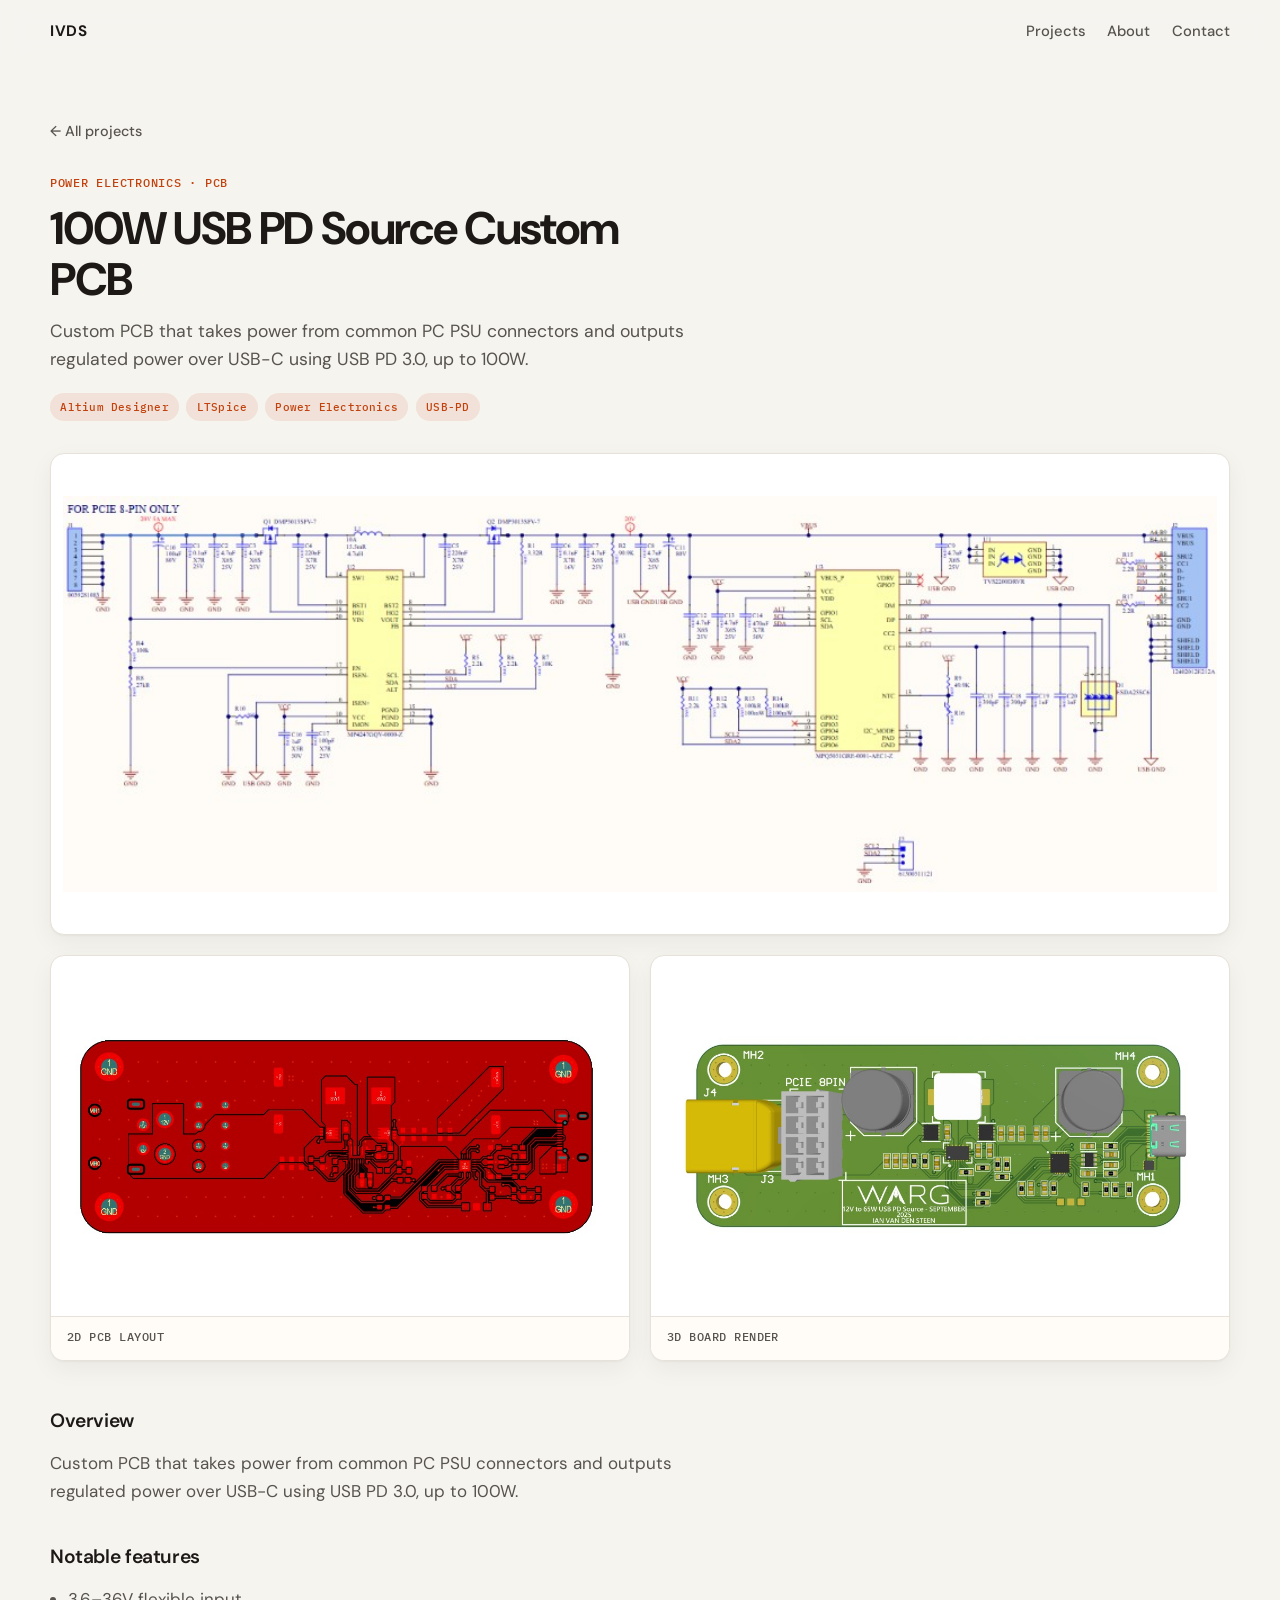
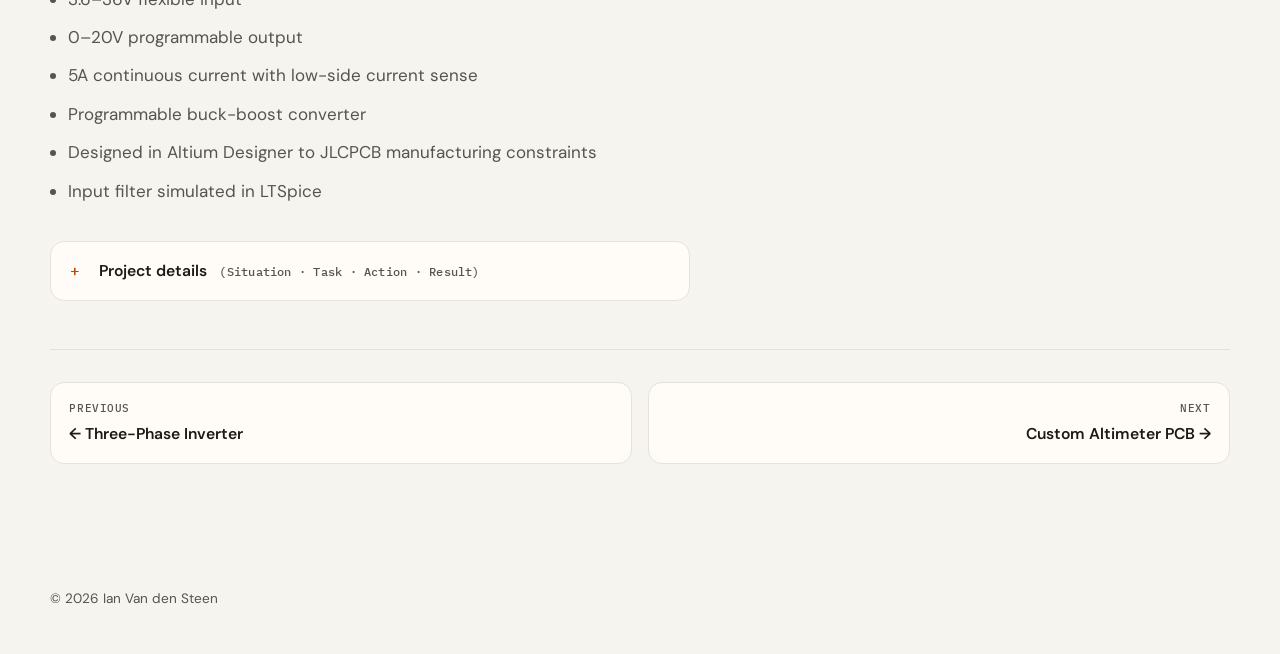
<file: projects/usb-pd-source.html>
<!DOCTYPE html>
<html lang="en">
<head>
  <meta charset="UTF-8" />
  <meta name="viewport" content="width=device-width, initial-scale=1.0" />
  <meta name="description" content="Custom PCB that takes PC PSU power and outputs up to 100W over USB-C via USB PD 3.0. Ian Van den Steen." />
  <title>100W USB PD Source Custom PCB — Ian Van den Steen</title>
  <link rel="preconnect" href="https://fonts.googleapis.com" />
  <link rel="preconnect" href="https://fonts.gstatic.com" crossorigin />
  <link href="https://fonts.googleapis.com/css2?family=DM+Sans:ital,opsz,wght@0,9..40,400;0,9..40,500;0,9..40,600;0,9..40,700;1,9..40,400&family=IBM+Plex+Mono:wght@400;500&display=swap" rel="stylesheet" />
  <link rel="stylesheet" href="../style.css" />
</head>
<body>
  <a class="skip-link" href="#main">Skip to content</a>

  <header class="site-header">
    <div class="container header-inner">
      <a class="logo" href="../index.html" aria-label="Home">IVDS</a>
      <nav class="nav" aria-label="Primary">
        <a href="../index.html#projects">Projects</a>
        <a href="../index.html#about">About</a>
        <a href="../index.html#contact">Contact</a>
      </nav>
    </div>
  </header>

  <main id="main">
    <article class="project-page">
      <div class="container">
        <a class="back-link" href="../index.html#projects">← All projects</a>

        <header class="project-page-header">
          <p class="eyebrow">Power electronics · PCB</p>
          <h1>100W USB PD Source Custom PCB</h1>
          <p class="project-page-lede">Custom PCB that takes power from common PC PSU connectors and outputs regulated power over USB-C using USB PD 3.0, up to 100W.</p>
          <ul class="tags">
            <li>Altium Designer</li>
            <li>LTSpice</li>
            <li>Power Electronics</li>
            <li>USB-PD</li>
          </ul>
        </header>

        <div class="project-hero-media project-hero-media--schematic">
          <img src="../assets/projects/usb-pd-source.png" alt="Schematic of the 100W USB PD source PCB — PCIe 8-pin input, MP4247 buck-boost, MPQ5031 USB-PD controller, and USB-C output" />
        </div>

        <div class="project-media-stack">
          <figure class="project-hero-media project-hero-media--board">
            <img src="../assets/projects/usb-pd-source-2d.png" alt="2D PCB layout of the USB PD source board showing copper pour, traces, and component footprints" />
            <figcaption>2D PCB layout</figcaption>
          </figure>
          <figure class="project-hero-media project-hero-media--board">
            <img src="../assets/projects/usb-pd-source-3d.png" alt="3D render of the green USB PD source PCB with PCIe 8-pin input and USB-C output" />
            <figcaption>3D board render</figcaption>
          </figure>
        </div>

        <div class="project-page-body">
          <section>
            <h2>Overview</h2>
            <p>Custom PCB that takes power from common PC PSU connectors and outputs regulated power over USB-C using USB PD 3.0, up to 100W.</p>
          </section>

          <section>
            <h2>Notable features</h2>
            <ul>
              <li>3.6–36V flexible input</li>
              <li>0–20V programmable output</li>
              <li>5A continuous current with low-side current sense</li>
              <li>Programmable buck-boost converter</li>
              <li>Designed in Altium Designer to JLCPCB manufacturing constraints</li>
              <li>Input filter simulated in LTSpice</li>
            </ul>
          </section>


          <details class="star-details">
            <summary>Project details <span class="star-hint">(Situation · Task · Action · Result)</span></summary>
            <div class="star-grid">
              <div class="star-item">
                <h3>Situation</h3>
                <p>Needed a way to use existing PC PSUs to power lab equipment accessibly.</p>
              </div>
              <div class="star-item">
                <h3>Task</h3>
                <p>Design a PCB accepting PCIe 8-pin or EPS-12V input and outputting power over USB-C via USB PD 3.0.</p>
              </div>
              <div class="star-item">
                <h3>Action</h3>
                <p>Engineered full system architecture and component selection; integrated a programmable buck-boost converter with a USB-PD source controller negotiating with a downstream sink; simulated the input filter on startup in LTSpice.</p>
              </div>
              <div class="star-item">
                <h3>Result</h3>
                <p>Fully compliant USB-PD 3.0 source taking 3.6–36V input (XT or PCIe 8-pin), negotiating with sink and stepping voltage up/down to deliver up to 100W (20V at 5A).</p>
              </div>
            </div>
          </details>
        </div>

        <nav class="project-pager" aria-label="Other projects">
          <a href="three-phase-inverter.html">
            <span class="pager-label">Previous</span>
            <span class="pager-title">← Three-Phase Inverter</span>
          </a>
          <a href="altimeter.html">
            <span class="pager-label">Next</span>
            <span class="pager-title">Custom Altimeter PCB →</span>
          </a>
        </nav>
      </div>
    </article>
  </main>

  <footer class="site-footer">
    <div class="container footer-inner">
      <p>© <span id="year"></span> Ian Van den Steen</p>
    </div>
  </footer>

  <script src="../script.js"></script>
</body>
</html>
</file>
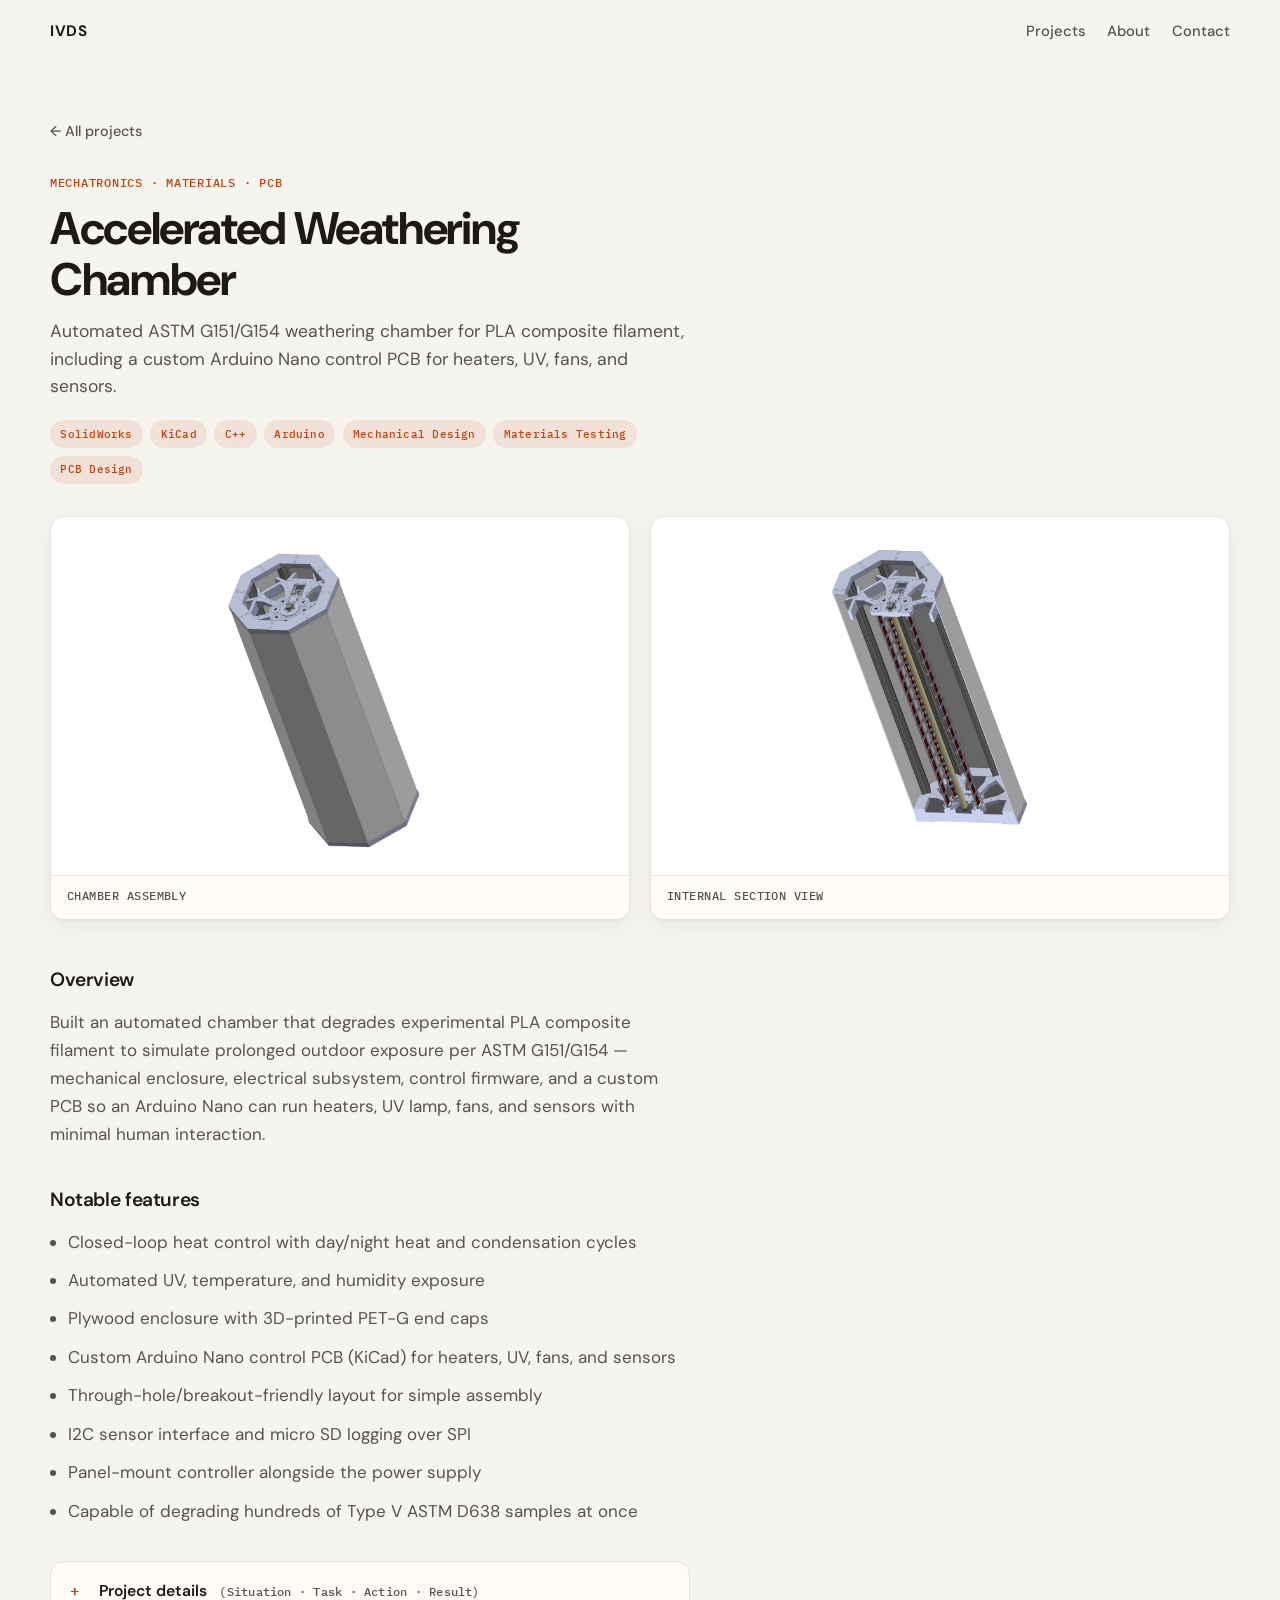
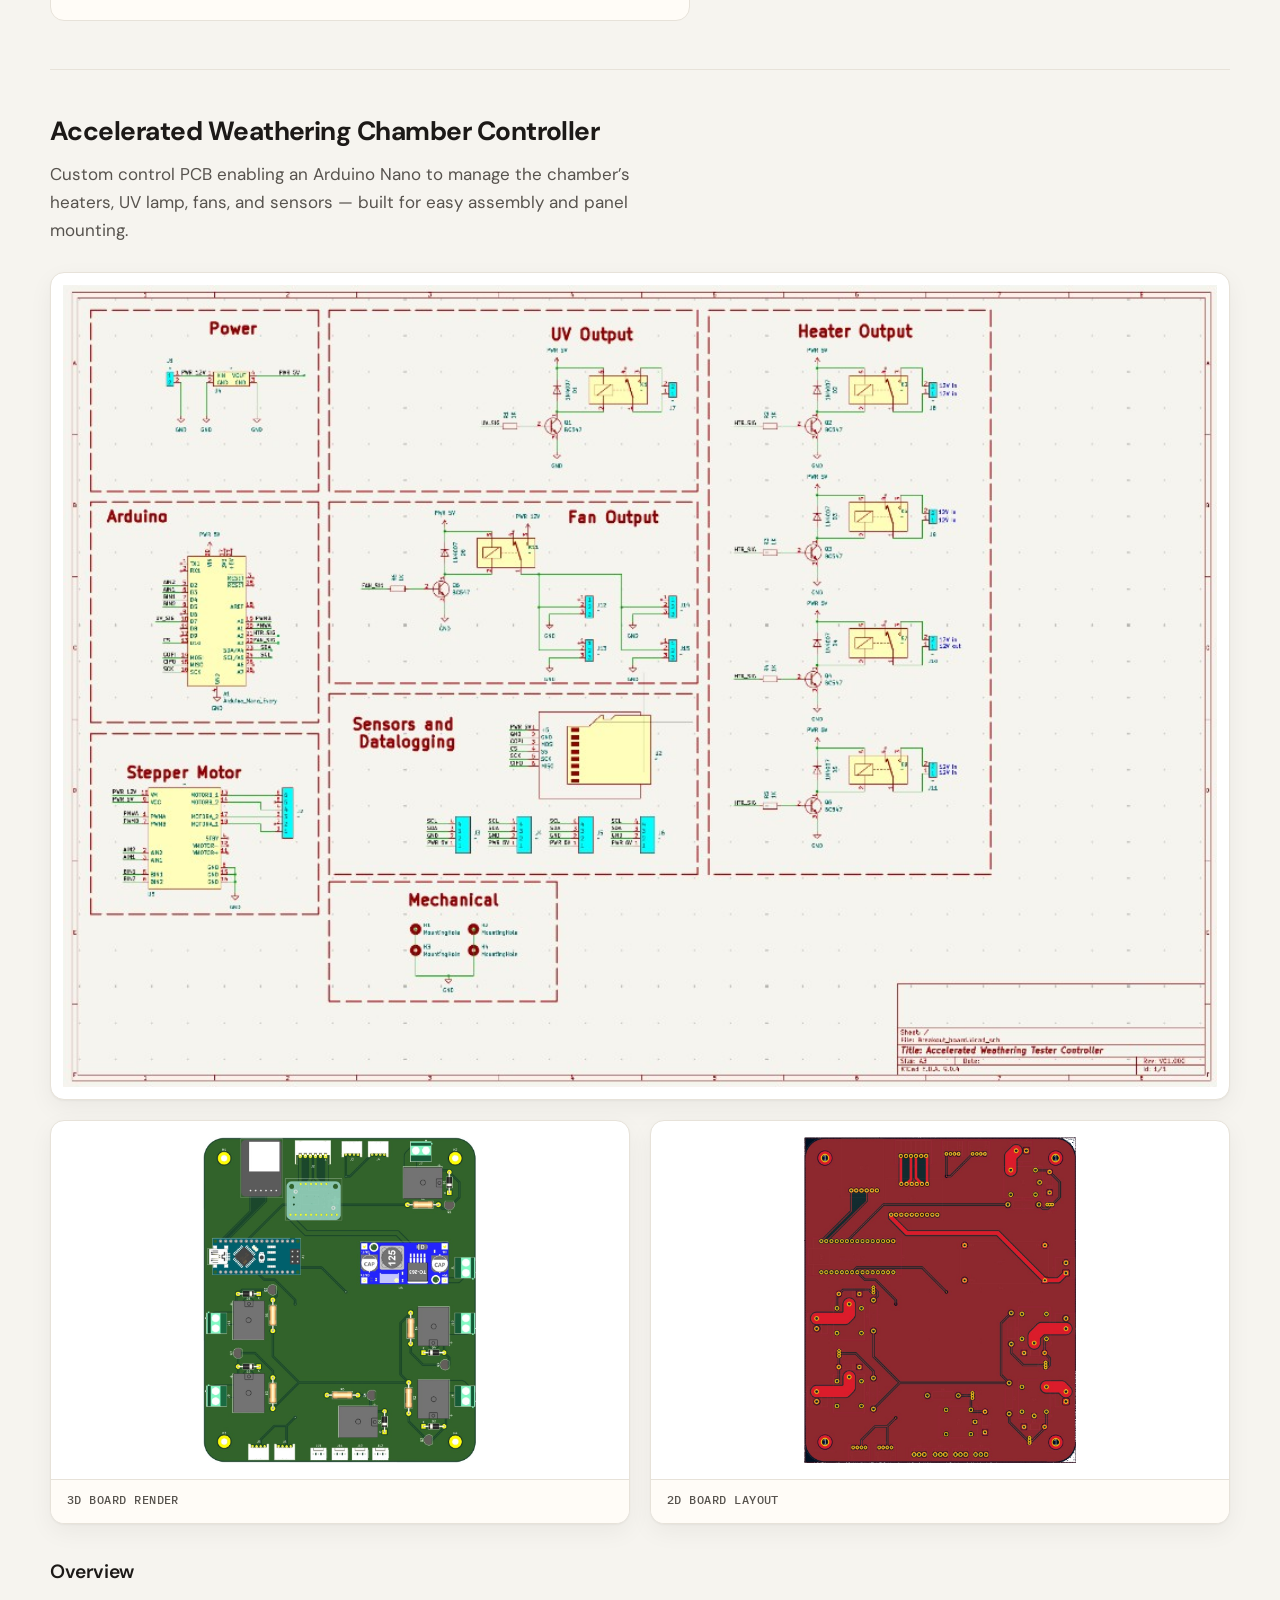
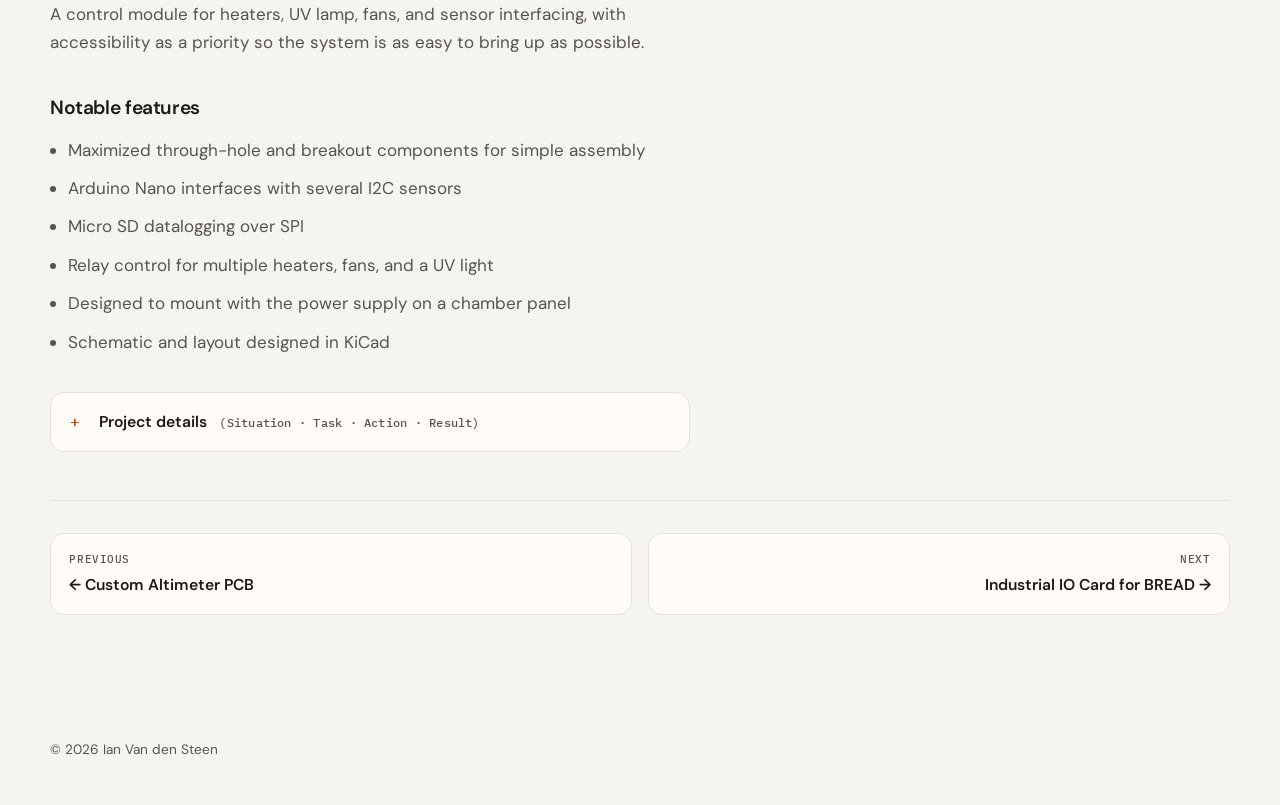
<file: projects/weathering-chamber.html>
<!DOCTYPE html>
<html lang="en">
<head>
  <meta charset="UTF-8" />
  <meta name="viewport" content="width=device-width, initial-scale=1.0" />
  <meta name="description" content="Automated ASTM G151/G154 weathering chamber with custom Arduino Nano control PCB for PLA composite filament. Ian Van den Steen." />
  <title>Accelerated Weathering Chamber — Ian Van den Steen</title>
  <link rel="preconnect" href="https://fonts.googleapis.com" />
  <link rel="preconnect" href="https://fonts.gstatic.com" crossorigin />
  <link href="https://fonts.googleapis.com/css2?family=DM+Sans:ital,opsz,wght@0,9..40,400;0,9..40,500;0,9..40,600;0,9..40,700;1,9..40,400&family=IBM+Plex+Mono:wght@400;500&display=swap" rel="stylesheet" />
  <link rel="stylesheet" href="../style.css" />
</head>
<body>
  <a class="skip-link" href="#main">Skip to content</a>

  <header class="site-header">
    <div class="container header-inner">
      <a class="logo" href="../index.html" aria-label="Home">IVDS</a>
      <nav class="nav" aria-label="Primary">
        <a href="../index.html#projects">Projects</a>
        <a href="../index.html#about">About</a>
        <a href="../index.html#contact">Contact</a>
      </nav>
    </div>
  </header>

  <main id="main">
    <article class="project-page">
      <div class="container">
        <a class="back-link" href="../index.html#projects">← All projects</a>

        <header class="project-page-header">
          <p class="eyebrow">Mechatronics · Materials · PCB</p>
          <h1>Accelerated Weathering Chamber</h1>
          <p class="project-page-lede">
            Automated ASTM G151/G154 weathering chamber for PLA composite filament,
            including a custom Arduino Nano control PCB for heaters, UV, fans, and sensors.
          </p>
          <ul class="tags">
            <li>SolidWorks</li>
            <li>KiCad</li>
            <li>C++</li>
            <li>Arduino</li>
            <li>Mechanical Design</li>
            <li>Materials Testing</li>
            <li>PCB Design</li>
          </ul>
        </header>

        <div class="project-media-stack project-media-stack--row-2">
          <figure class="project-hero-media project-hero-media--board">
            <img src="../assets/projects/weathering-chamber-cad.png" alt="SolidWorks CAD render of the accelerated weathering chamber enclosure" />
            <figcaption>Chamber assembly</figcaption>
          </figure>
          <figure class="project-hero-media project-hero-media--board">
            <img src="../assets/projects/weathering-chamber-section.png" alt="Section view of the weathering chamber showing sample racks and central UV lamp" />
            <figcaption>Internal section view</figcaption>
          </figure>
        </div>

        <div class="project-page-body">
          <section>
            <h2>Overview</h2>
            <p>
              Built an automated chamber that degrades experimental PLA composite filament
              to simulate prolonged outdoor exposure per ASTM G151/G154 — mechanical
              enclosure, electrical subsystem, control firmware, and a custom PCB so an
              Arduino Nano can run heaters, UV lamp, fans, and sensors with minimal
              human interaction.
            </p>
          </section>

          <section>
            <h2>Notable features</h2>
            <ul>
              <li>Closed-loop heat control with day/night heat and condensation cycles</li>
              <li>Automated UV, temperature, and humidity exposure</li>
              <li>Plywood enclosure with 3D-printed PET-G end caps</li>
              <li>Custom Arduino Nano control PCB (KiCad) for heaters, UV, fans, and sensors</li>
              <li>Through-hole/breakout-friendly layout for simple assembly</li>
              <li>I2C sensor interface and micro SD logging over SPI</li>
              <li>Panel-mount controller alongside the power supply</li>
              <li>Capable of degrading hundreds of Type V ASTM D638 samples at once</li>
            </ul>
          </section>

          <details class="star-details">
            <summary>Project details <span class="star-hint">(Situation · Task · Action · Result)</span></summary>
            <div class="star-grid">
              <div class="star-item">
                <h3>Situation</h3>
                <p>
                  Needed to degrade an experimental PLA composite filament to simulate
                  prolonged outdoor exposure in a short time, per ASTM G151/G154 — and a
                  control module for heaters, UV lamp, fans, and sensors that prioritized
                  ease of assembly.
                </p>
              </div>
              <div class="star-item">
                <h3>Task</h3>
                <p>
                  Expose filament to extreme temperature, humidity, and UV light with
                  minimal human interaction, and design a PCB allowing full chamber
                  control with accessibility as a priority.
                </p>
              </div>
              <div class="star-item">
                <h3>Action</h3>
                <p><strong>Electrical:</strong> Designed electrical subsystem in KiCad; used Arduino Nano and relays to control/interface with sensors, heaters, and UV lamp. Designed a custom control PCB so the Nano could interface with several I2C sensors, log to a micro SD card over SPI, and drive multiple heaters, fans, and a UV light — panel-mounted alongside the power supply.</p>
                <p><strong>Mechanical:</strong> Designed mechanical subsystem in SolidWorks; cut plywood enclosure with power tools; 3D-printed PET-G end caps.</p>
                <p><strong>Software:</strong> Programmed controller in C++ with closed-loop heat control, day/night heat/condensation cycles, datalogging, and full automation.</p>
              </div>
              <div class="star-item">
                <h3>Result</h3>
                <p>
                  1.2m tall, 0.4m diameter prototype capable of degrading hundreds of
                  Type V ASTM D638 samples simultaneously. Enabled a full test run that
                  successfully degraded PLA filament samples over a month per ASTM G151/G154.
                </p>
              </div>
            </div>
          </details>
        </div>

        <section class="project-subsection" aria-labelledby="controller-pcb-heading">
          <div class="project-subsection-header">
            <h2 id="controller-pcb-heading">Accelerated Weathering Chamber Controller</h2>
            <p>
              Custom control PCB enabling an Arduino Nano to manage the chamber’s heaters,
              UV lamp, fans, and sensors — built for easy assembly and panel mounting.
            </p>
          </div>

          <div class="project-hero-media project-hero-media--schematic">
            <img src="../assets/projects/weathering-controller-schem.png" alt="KiCad schematic of the accelerated weathering tester controller PCB" />
          </div>

          <div class="project-media-stack project-media-stack--row-2">
            <figure class="project-hero-media project-hero-media--board">
              <img src="../assets/projects/weathering-controller-3d.png" alt="3D render of the weathering chamber controller PCB" />
              <figcaption>3D board render</figcaption>
            </figure>
            <figure class="project-hero-media project-hero-media--board">
              <img src="../assets/projects/weathering-controller-2d.png" alt="2D PCB layout of the weathering chamber controller" />
              <figcaption>2D board layout</figcaption>
            </figure>
          </div>

          <div class="project-page-body project-subsection-body">
            <section>
              <h2>Overview</h2>
              <p>
                A control module for heaters, UV lamp, fans, and sensor interfacing, with
                accessibility as a priority so the system is as easy to bring up as possible.
              </p>
            </section>

            <section>
              <h2>Notable features</h2>
              <ul>
                <li>Maximized through-hole and breakout components for simple assembly</li>
                <li>Arduino Nano interfaces with several I2C sensors</li>
                <li>Micro SD datalogging over SPI</li>
                <li>Relay control for multiple heaters, fans, and a UV light</li>
                <li>Designed to mount with the power supply on a chamber panel</li>
                <li>Schematic and layout designed in KiCad</li>
              </ul>
            </section>

            <details class="star-details">
              <summary>Project details <span class="star-hint">(Situation · Task · Action · Result)</span></summary>
              <div class="star-grid">
                <div class="star-item">
                  <h3>Situation</h3>
                  <p>
                    The goal was to degrade an experimental PLA composite filament in a way
                    that simulates prolonged outdoor exposure in a short period of time
                    according to ASTM standards G151 and G154.
                  </p>
                </div>
                <div class="star-item">
                  <h3>Task</h3>
                  <p>
                    Design a control module to control the heaters, UV lamp, and fans, and to
                    interface with sensors. Accessibility was a priority, so the control
                    system needed to be as easy to bring up as possible.
                  </p>
                </div>
                <div class="star-item">
                  <h3>Action</h3>
                  <p>
                    Designed a PCB that allows an Arduino Nano to control the entire chamber
                    by interfacing with several I2C sensors, datalogging to a micro SD card
                    over SPI, and controlling several heaters, fans, and a UV light. The PCB
                    was designed to be mounted with the power supply on a panel attached to
                    the chamber.
                  </p>
                </div>
                <div class="star-item">
                  <h3>Result</h3>
                  <p>
                    The finished control system allowed for a full test run, degrading the
                    composite PLA filament samples effectively over the course of a month
                    according to ASTM G151 and G154 standards.
                  </p>
                </div>
              </div>
            </details>
          </div>
        </section>

        <nav class="project-pager" aria-label="Other projects">
          <a href="altimeter.html">
            <span class="pager-label">Previous</span>
            <span class="pager-title">← Custom Altimeter PCB</span>
          </a>
          <a href="bread-io.html">
            <span class="pager-label">Next</span>
            <span class="pager-title">Industrial IO Card for BREAD →</span>
          </a>
        </nav>
      </div>
    </article>
  </main>

  <footer class="site-footer">
    <div class="container footer-inner">
      <p>© <span id="year"></span> Ian Van den Steen</p>
    </div>
  </footer>

  <script src="../script.js"></script>
</body>
</html>
</file>
<file: style.css>
/* ------------------------------------------------------------------
   Ian Van den Steen — portfolio
   ------------------------------------------------------------------ */

:root {
  --bg: #f6f4ef;
  --bg-elevated: #fffcf7;
  --text: #1c1917;
  --text-muted: #57534e;
  --border: #e7e2d9;
  --accent: #c2410c;
  --accent-soft: rgba(194, 65, 12, 0.1);
  --shadow: 0 1px 2px rgba(28, 25, 23, 0.04), 0 8px 24px rgba(28, 25, 23, 0.05);
  --radius: 14px;
  --header-h: 64px;
  --max: 1180px;
  --font: "DM Sans", system-ui, -apple-system, sans-serif;
  --mono: "IBM Plex Mono", ui-monospace, monospace;
  color-scheme: light;
}

*,
*::before,
*::after {
  box-sizing: border-box;
}

html {
  scroll-behavior: smooth;
  scroll-padding-top: calc(var(--header-h) + 1rem);
}

body {
  margin: 0;
  font-family: var(--font);
  font-size: 1.0625rem;
  line-height: 1.65;
  color: var(--text);
  background: var(--bg);
  -webkit-font-smoothing: antialiased;
  text-rendering: optimizeLegibility;
}

img,
video {
  max-width: 100%;
  display: block;
}

a {
  color: inherit;
  text-decoration: underline;
  text-decoration-thickness: 1px;
  text-underline-offset: 0.18em;
  transition: color 0.15s ease, opacity 0.15s ease;
}

a:hover {
  color: var(--accent);
}

a:focus-visible,
button:focus-visible {
  outline: 2px solid var(--accent);
  outline-offset: 3px;
}

.skip-link {
  position: absolute;
  top: -100px;
  left: 1rem;
  z-index: 100;
  padding: 0.6rem 1rem;
  background: var(--accent);
  color: #fff;
  border-radius: 8px;
  text-decoration: none;
}

.skip-link:focus {
  top: 1rem;
}

.container {
  width: min(100% - 2.5rem, var(--max));
  margin-inline: auto;
}

/* Header ----------------------------------------------------------- */

.site-header {
  position: sticky;
  top: 0;
  z-index: 50;
  height: var(--header-h);
  backdrop-filter: blur(12px);
  -webkit-backdrop-filter: blur(12px);
  background: color-mix(in srgb, var(--bg) 82%, transparent);
  border-bottom: 1px solid transparent;
  transition: border-color 0.2s ease, background 0.2s ease;
}

.site-header.is-scrolled {
  border-bottom-color: var(--border);
}

.header-inner {
  height: 100%;
  display: flex;
  align-items: center;
  gap: 1.5rem;
}

.logo {
  font-weight: 700;
  font-size: 0.95rem;
  letter-spacing: 0.04em;
  text-decoration: none;
}

.logo:hover {
  color: var(--accent);
}

.nav {
  display: flex;
  gap: 1.35rem;
  margin-left: auto;
}

.nav a {
  font-size: 0.925rem;
  font-weight: 500;
  color: var(--text-muted);
  text-decoration: none;
}

.nav a:hover {
  color: var(--text);
}

/* Hero ------------------------------------------------------------- */

.hero {
  padding: clamp(1.25rem, 3.5vw, 2.25rem) 0 clamp(1.5rem, 3vw, 2rem);
}

.hero-inner {
  display: grid;
  grid-template-columns: minmax(200px, 320px) minmax(0, 1fr);
  gap: clamp(1.25rem, 3vw, 2.5rem);
  align-items: center;
  max-width: none;
}

.hero-photo {
  margin: 0;
  border-radius: var(--radius);
  overflow: hidden;
  border: 1px solid var(--border);
  box-shadow: var(--shadow);
  background: var(--bg-elevated);
  aspect-ratio: 5 / 3;
  max-height: 200px;
}

.hero-photo img {
  width: 100%;
  height: 100%;
  object-fit: cover;
  object-position: center 62%;
  display: block;
}

.hero-copy {
  max-width: 40rem;
}

.eyebrow {
  margin: 0 0 0.65rem;
  font-family: var(--mono);
  font-size: 0.78rem;
  font-weight: 500;
  letter-spacing: 0.06em;
  text-transform: uppercase;
  color: var(--accent);
}

.hero h1 {
  margin: 0 0 0.65rem;
  font-size: clamp(2rem, 4.5vw, 2.85rem);
  font-weight: 700;
  line-height: 1.08;
  letter-spacing: -0.035em;
}

.pitch {
  margin: 0 0 1.15rem;
  font-size: clamp(1rem, 1.8vw, 1.15rem);
  line-height: 1.5;
  color: var(--text-muted);
  max-width: 34rem;
}

.hero-links {
  display: flex;
  flex-wrap: wrap;
  gap: 0.65rem 1.5rem;
}

.hero-links a {
  font-weight: 600;
  font-size: 0.95rem;
  text-decoration: none;
  border-bottom: 1.5px solid color-mix(in srgb, var(--accent) 45%, transparent);
  padding-bottom: 0.1rem;
}

.hero-links a:hover {
  border-bottom-color: var(--accent);
}

@media (max-width: 640px) {
  .hero-inner {
    grid-template-columns: 1fr;
    gap: 1.15rem;
  }

  .hero-photo {
    max-width: 280px;
    max-height: 160px;
    aspect-ratio: 5 / 3;
  }
}

/* Sections --------------------------------------------------------- */

.section {
  padding: clamp(2rem, 4vw, 3rem) 0;
}

.section.projects {
  padding-top: clamp(1.25rem, 2.5vw, 1.75rem);
}

.section-header {
  margin-bottom: clamp(1.25rem, 2.5vw, 1.75rem);
  max-width: 36rem;
}

.section-header h2 {
  margin: 0 0 0.55rem;
  font-size: clamp(1.55rem, 3vw, 1.9rem);
  font-weight: 700;
  letter-spacing: -0.025em;
}

.section-lede {
  margin: 0;
  color: var(--text-muted);
}

/* Projects --------------------------------------------------------- */

.project-grid {
  display: grid;
  gap: 1.5rem;
  grid-template-columns: 1fr;
}

@media (min-width: 640px) {
  .project-grid {
    grid-template-columns: repeat(2, 1fr);
  }
}

@media (min-width: 980px) {
  .project-grid {
    grid-template-columns: repeat(3, 1fr);
  }
}

.project-card {
  display: flex;
  flex-direction: column;
  background: var(--bg-elevated);
  border: 1px solid var(--border);
  border-radius: var(--radius);
  overflow: hidden;
  box-shadow: var(--shadow);
  color: inherit;
  text-decoration: none;
  transition: border-color 0.2s ease, transform 0.2s ease, box-shadow 0.2s ease;
}

.project-card:hover {
  color: inherit;
  border-color: color-mix(in srgb, var(--accent) 35%, var(--border));
  transform: translateY(-2px);
}

.project-link {
  display: inline-block;
  margin-top: auto;
  padding-top: 1.15rem;
  font-size: 0.9rem;
  font-weight: 600;
  color: var(--accent);
}

.project-card:hover .project-link {
  text-decoration: underline;
  text-underline-offset: 0.18em;
}

.project-media {
  background: color-mix(in srgb, var(--border) 55%, var(--bg));
  min-height: 180px;
  aspect-ratio: 4 / 3;
}

.media-placeholder {
  display: grid;
  place-items: center;
  height: 100%;
  min-height: 180px;
  border-bottom: 1px solid var(--border);
  background:
    linear-gradient(135deg, transparent 48%, color-mix(in srgb, var(--border) 80%, transparent) 49%, color-mix(in srgb, var(--border) 80%, transparent) 51%, transparent 52%),
    linear-gradient(45deg, transparent 48%, color-mix(in srgb, var(--border) 80%, transparent) 49%, color-mix(in srgb, var(--border) 80%, transparent) 51%, transparent 52%);
  background-size: 22px 22px;
}

.media-placeholder span {
  font-family: var(--mono);
  font-size: 0.72rem;
  letter-spacing: 0.04em;
  text-transform: uppercase;
  color: var(--text-muted);
  background: var(--bg-elevated);
  border: 1px dashed var(--border);
  border-radius: 999px;
  padding: 0.45rem 0.85rem;
}

.project-media img,
.project-media video {
  width: 100%;
  height: 100%;
  object-fit: contain;
  min-height: 180px;
  padding: 0.65rem;
}

.project-body {
  padding: 1.25rem 1.25rem 1.4rem;
  display: flex;
  flex-direction: column;
  flex: 1;
}

.project-body h3 {
  margin: 0 0 0.55rem;
  font-size: 1.05rem;
  font-weight: 600;
  letter-spacing: -0.02em;
}

.project-body p {
  margin: 0 0 1rem;
  color: var(--text-muted);
  font-size: 0.92rem;
}

.project-body .tags {
  margin-bottom: 0;
}

.tags {
  display: flex;
  flex-wrap: wrap;
  gap: 0.45rem;
  margin: 0;
  padding: 0;
  list-style: none;
}

.tags li {
  font-family: var(--mono);
  font-size: 0.7rem;
  font-weight: 500;
  letter-spacing: 0.02em;
  color: var(--accent);
  background: var(--accent-soft);
  border-radius: 999px;
  padding: 0.3rem 0.65rem;
}

/* About ------------------------------------------------------------ */

.about {
  border-top: 1px solid var(--border);
  border-bottom: 1px solid var(--border);
  background: color-mix(in srgb, var(--bg-elevated) 70%, var(--bg));
}

.about-content {
  max-width: 38rem;
}

.about-content p {
  margin: 0 0 1.15rem;
  color: var(--text-muted);
}

.about-content strong {
  color: var(--text);
  font-weight: 600;
}

.about-meta {
  display: grid;
  gap: 1.15rem;
  margin: 2rem 0 0;
  padding: 1.35rem 0 0;
  border-top: 1px solid var(--border);
}

.about-meta dt {
  font-family: var(--mono);
  font-size: 0.72rem;
  font-weight: 500;
  letter-spacing: 0.05em;
  text-transform: uppercase;
  color: var(--accent);
  margin-bottom: 0.25rem;
}

.about-meta dd {
  margin: 0;
  font-size: 0.98rem;
}

@media (min-width: 700px) {
  .about-meta {
    grid-template-columns: repeat(3, 1fr);
    gap: 1.5rem;
  }
}

/* Contact ---------------------------------------------------------- */

.contact-list {
  list-style: none;
  margin: 0;
  padding: 0;
  display: grid;
  gap: 0;
  max-width: 36rem;
  border: 1px solid var(--border);
  border-radius: var(--radius);
  overflow: hidden;
  background: var(--bg-elevated);
}

.contact-list li {
  display: grid;
  grid-template-columns: 6.5rem 1fr;
  gap: 1rem;
  align-items: baseline;
  padding: 1.05rem 1.35rem;
  border-bottom: 1px solid var(--border);
}

.contact-list li:last-child {
  border-bottom: none;
}

.contact-label {
  font-family: var(--mono);
  font-size: 0.72rem;
  font-weight: 500;
  letter-spacing: 0.05em;
  text-transform: uppercase;
  color: var(--text-muted);
}

.contact-list a {
  font-weight: 500;
  text-decoration: none;
  word-break: break-all;
}

.contact-list a:hover {
  color: var(--accent);
}

@media (max-width: 480px) {
  .contact-list li {
    grid-template-columns: 1fr;
    gap: 0.3rem;
  }
}

/* Footer ----------------------------------------------------------- */

.site-footer {
  padding: 2.25rem 0 2.75rem;
}

.footer-inner {
  display: flex;
  flex-wrap: wrap;
  justify-content: space-between;
  gap: 0.5rem 1.5rem;
  font-size: 0.85rem;
  color: var(--text-muted);
}

.footer-inner p {
  margin: 0;
}

/* Mobile nav ------------------------------------------------------- */

@media (max-width: 560px) {
  .nav {
    gap: 0.95rem;
  }

  .nav a {
    font-size: 0.875rem;
  }

  .container {
    width: min(100% - 1.75rem, var(--max));
  }
}

@media (prefers-reduced-motion: reduce) {
  html {
    scroll-behavior: auto;
  }

  .project-card,
  a,
  button {
    transition: none;
  }

  .project-card:hover {
    transform: none;
  }
}

/* Project detail pages --------------------------------------------- */

.project-page {
  padding: clamp(2rem, 5vw, 3.25rem) 0 clamp(3.5rem, 8vw, 5.5rem);
}

.back-link {
  display: inline-block;
  margin-bottom: 1.75rem;
  font-size: 0.9rem;
  font-weight: 500;
  color: var(--text-muted);
  text-decoration: none;
}

.back-link:hover {
  color: var(--accent);
}

.project-page-header {
  max-width: 40rem;
  margin-bottom: 2rem;
}

.project-page-header h1 {
  margin: 0 0 0.85rem;
  font-size: clamp(2rem, 5vw, 2.85rem);
  font-weight: 700;
  line-height: 1.12;
  letter-spacing: -0.03em;
}

.project-page-lede {
  margin: 0 0 1.25rem;
  font-size: 1.1rem;
  line-height: 1.55;
  color: var(--text-muted);
}

.project-hero-media {
  margin-bottom: 2.75rem;
  border: 1px solid var(--border);
  border-radius: var(--radius);
  overflow: hidden;
  background: color-mix(in srgb, var(--border) 55%, var(--bg));
  box-shadow: var(--shadow);
}

figure.project-hero-media {
  margin-left: 0;
  margin-right: 0;
  margin-top: 0;
  width: 100%;
  max-width: 100%;
  justify-self: stretch;
  box-sizing: border-box;
}

.project-hero-media .media-placeholder {
  min-height: clamp(220px, 40vw, 380px);
  border-bottom: none;
}

.project-hero-media img,
.project-hero-media video {
  width: 100%;
  min-height: clamp(220px, 40vw, 380px);
  object-fit: cover;
}

.project-hero-media--schematic {
  background: #fff;
}

.project-hero-media--schematic img {
  object-fit: contain;
  min-height: clamp(260px, 48vw, 480px);
  padding: 0.75rem;
}

.project-hero-media--natural img {
  height: auto;
  min-height: 0;
  max-height: none;
  object-fit: contain;
  padding: 0.75rem 1rem;
}

.project-hero-media--natural figcaption {
  margin: 0;
  padding: 0.65rem 1rem 0.85rem;
  border-top: 1px solid var(--border);
  font-family: var(--mono);
  font-size: 0.72rem;
  font-weight: 500;
  letter-spacing: 0.04em;
  text-transform: uppercase;
  color: var(--text-muted);
  background: var(--bg-elevated);
}

.project-media-stack {
  display: grid;
  gap: 1.25rem;
  margin: 0 0 2.75rem;
}

.project-hero-media + .project-media-stack {
  margin-top: -1.5rem;
}

.project-hero-media--board {
  margin: 0;
  background: #fff;
  display: flex;
  flex-direction: column;
}

.project-hero-media--board img {
  object-fit: contain;
  min-height: clamp(200px, 36vw, 360px);
  padding: 1rem;
}

.project-hero-media--board figcaption {
  margin: 0;
  margin-top: auto;
  padding: 0.65rem 1rem 0.85rem;
  border-top: 1px solid var(--border);
  font-family: var(--mono);
  font-size: 0.72rem;
  font-weight: 500;
  letter-spacing: 0.04em;
  text-transform: uppercase;
  color: var(--text-muted);
  background: var(--bg-elevated);
}

.project-media--schematic {
  background: #fff;
}

.project-media--schematic img {
  object-fit: contain;
  padding: 0.5rem;
}

.project-media--render {
  background: #fff;
}

.project-media--render img {
  object-fit: contain;
  padding: 0.85rem;
}

@media (min-width: 760px) {
  .project-media-stack {
    grid-template-columns: 1fr 1fr;
  }

  .project-media-stack > :only-child {
    grid-column: 1 / -1;
    width: 100%;
    max-width: 100%;
    justify-self: stretch;
  }

  .project-media-stack > .project-hero-media--board:only-child {
    max-width: 28rem;
    justify-self: center;
  }

  .project-media-stack--row-2,
  .project-media-stack--row-3 {
    align-items: stretch;
  }

  .project-media-stack--row-2 {
    grid-template-columns: 1fr 1fr;
  }

  .project-media-stack--row-2 .project-hero-media--board img,
  .project-media-stack--row-3 .project-hero-media--board img {
    flex: 1 1 auto;
    width: 100%;
    height: clamp(260px, 28vw, 380px);
    min-height: clamp(260px, 28vw, 380px);
    max-height: clamp(260px, 28vw, 380px);
    object-fit: contain;
  }

  .project-media-stack--row-3 {
    grid-template-columns: repeat(3, 1fr);
  }
}

@media (max-width: 759px) {
  .project-media-stack--row-2,
  .project-media-stack--row-3 {
    grid-template-columns: 1fr;
  }
}

.project-subsection {
  margin-top: 3rem;
  padding-top: 2.5rem;
  border-top: 1px solid var(--border);
}

.project-subsection-header {
  max-width: 40rem;
  margin-bottom: 1.75rem;
}

.project-subsection-header h2 {
  margin: 0 0 0.45rem;
  font-size: clamp(1.35rem, 2.5vw, 1.65rem);
  font-weight: 700;
  letter-spacing: -0.02em;
}

.project-subsection-header p {
  margin: 0;
  color: var(--text-muted);
}

.project-subsection .project-hero-media--schematic {
  margin-bottom: 1.25rem;
}

.project-subsection .project-media-stack {
  margin-top: 0;
  margin-bottom: 2rem;
}

.project-subsection-body {
  margin-top: 0.5rem;
}

.project-page-body {
  max-width: 40rem;
}

.project-page-body section {
  margin-bottom: 2.25rem;
}

.project-page-body h2 {
  margin: 0 0 0.75rem;
  font-size: 1.2rem;
  font-weight: 600;
  letter-spacing: -0.02em;
}

.project-page-body p,
.project-page-body li {
  color: var(--text-muted);
}

.project-page-body p {
  margin: 0 0 1rem;
}

.project-page-body strong {
  color: var(--text);
  font-weight: 600;
}

.project-page-body ul {
  margin: 0;
  padding-left: 1.15rem;
}

.project-page-body li {
  margin-bottom: 0.65rem;
}

.project-page-body li:last-child {
  margin-bottom: 0;
}

.project-page-body a.inline-link,
.project-page-body .inline-link {
  color: var(--accent);
  font-weight: 600;
  text-decoration: underline;
  text-decoration-thickness: 1.5px;
  text-underline-offset: 0.18em;
  cursor: pointer;
}

.project-page-body a.inline-link:hover {
  opacity: 0.85;
}

.project-pager {
  display: grid;
  gap: 1rem;
  margin-top: 3rem;
  padding-top: 2rem;
  border-top: 1px solid var(--border);
}

.project-pager a {
  display: flex;
  flex-direction: column;
  gap: 0.25rem;
  padding: 1rem 1.15rem;
  border: 1px solid var(--border);
  border-radius: var(--radius);
  background: var(--bg-elevated);
  text-decoration: none;
  transition: border-color 0.15s ease;
}

.project-pager a:hover {
  color: inherit;
  border-color: color-mix(in srgb, var(--accent) 40%, var(--border));
}

.pager-label {
  font-family: var(--mono);
  font-size: 0.7rem;
  font-weight: 500;
  letter-spacing: 0.05em;
  text-transform: uppercase;
  color: var(--text-muted);
}

.pager-title {
  font-weight: 600;
  font-size: 0.98rem;
}

.project-pager a:hover .pager-title {
  color: var(--accent);
}

@media (min-width: 640px) {
  .project-pager {
    grid-template-columns: 1fr 1fr;
  }

  .project-pager a:only-child {
    grid-column: 1 / -1;
    max-width: 50%;
  }

  .project-pager a:last-child:not(:only-child) {
    text-align: right;
    align-items: flex-end;
  }
}

/* STAR expandable details ------------------------------------------ */

.star-details {
  margin-top: 0.5rem;
  border: 1px solid var(--border);
  border-radius: var(--radius);
  background: var(--bg-elevated);
  overflow: hidden;
}

.star-details summary {
  cursor: pointer;
  list-style: none;
  display: flex;
  flex-wrap: wrap;
  align-items: baseline;
  gap: 0.45rem 0.75rem;
  padding: 1rem 1.2rem;
  font-weight: 600;
  font-size: 0.98rem;
  user-select: none;
  transition: background 0.15s ease;
}

.star-details summary::-webkit-details-marker {
  display: none;
}

.star-details summary::before {
  content: "+";
  font-family: var(--mono);
  font-weight: 500;
  color: var(--accent);
  width: 1.1em;
}

.star-details[open] summary::before {
  content: "−";
}

.star-details summary:hover {
  background: color-mix(in srgb, var(--accent-soft) 55%, transparent);
}

.star-hint {
  font-family: var(--mono);
  font-size: 0.72rem;
  font-weight: 500;
  letter-spacing: 0.02em;
  color: var(--text-muted);
}

.star-grid {
  display: grid;
  gap: 1.25rem;
  padding: 0 1.2rem 1.35rem;
  border-top: 1px solid var(--border);
  padding-top: 1.25rem;
}

.star-item h3 {
  margin: 0 0 0.4rem;
  font-family: var(--mono);
  font-size: 0.72rem;
  font-weight: 500;
  letter-spacing: 0.05em;
  text-transform: uppercase;
  color: var(--accent);
}

.star-item p {
  margin: 0 0 0.65rem;
}

.star-item p:last-child {
  margin-bottom: 0;
}

@media (min-width: 700px) {
  .star-grid {
    grid-template-columns: 1fr 1fr;
    gap: 1.5rem;
  }
}
</file>
